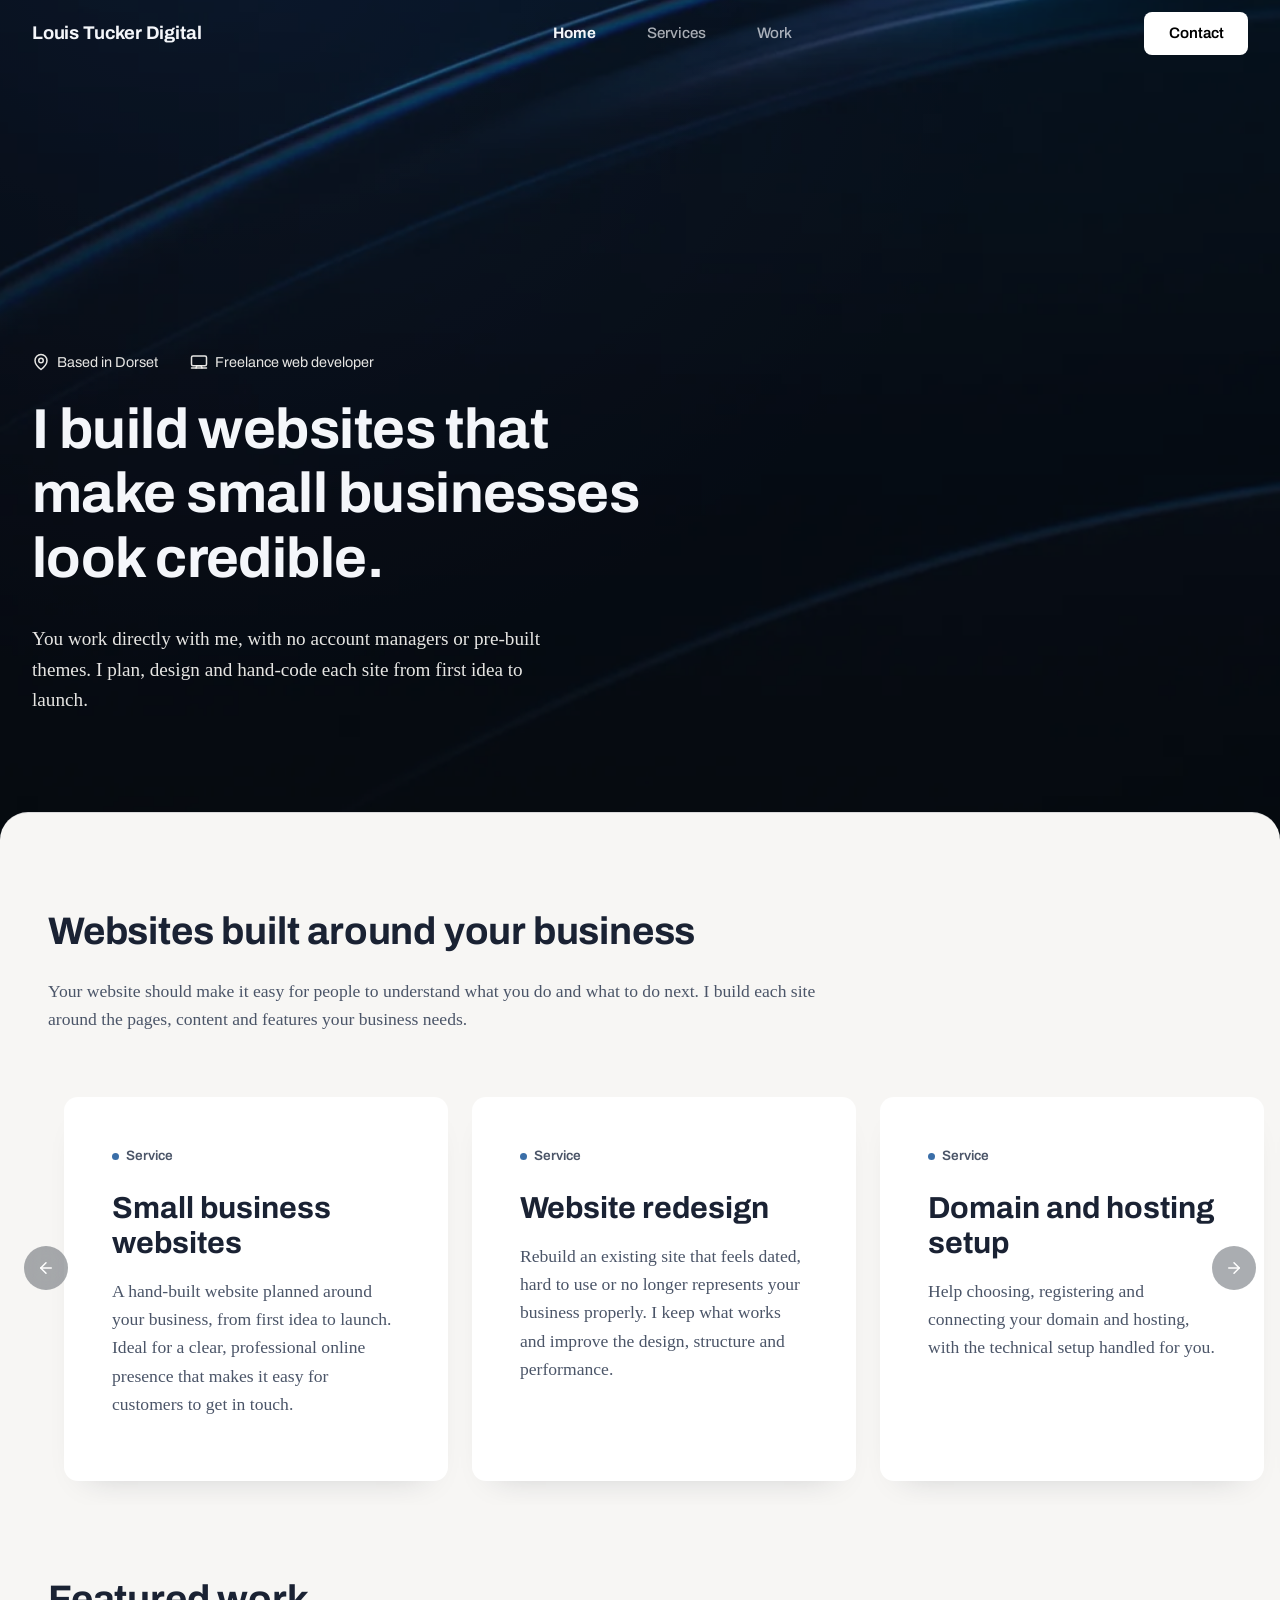
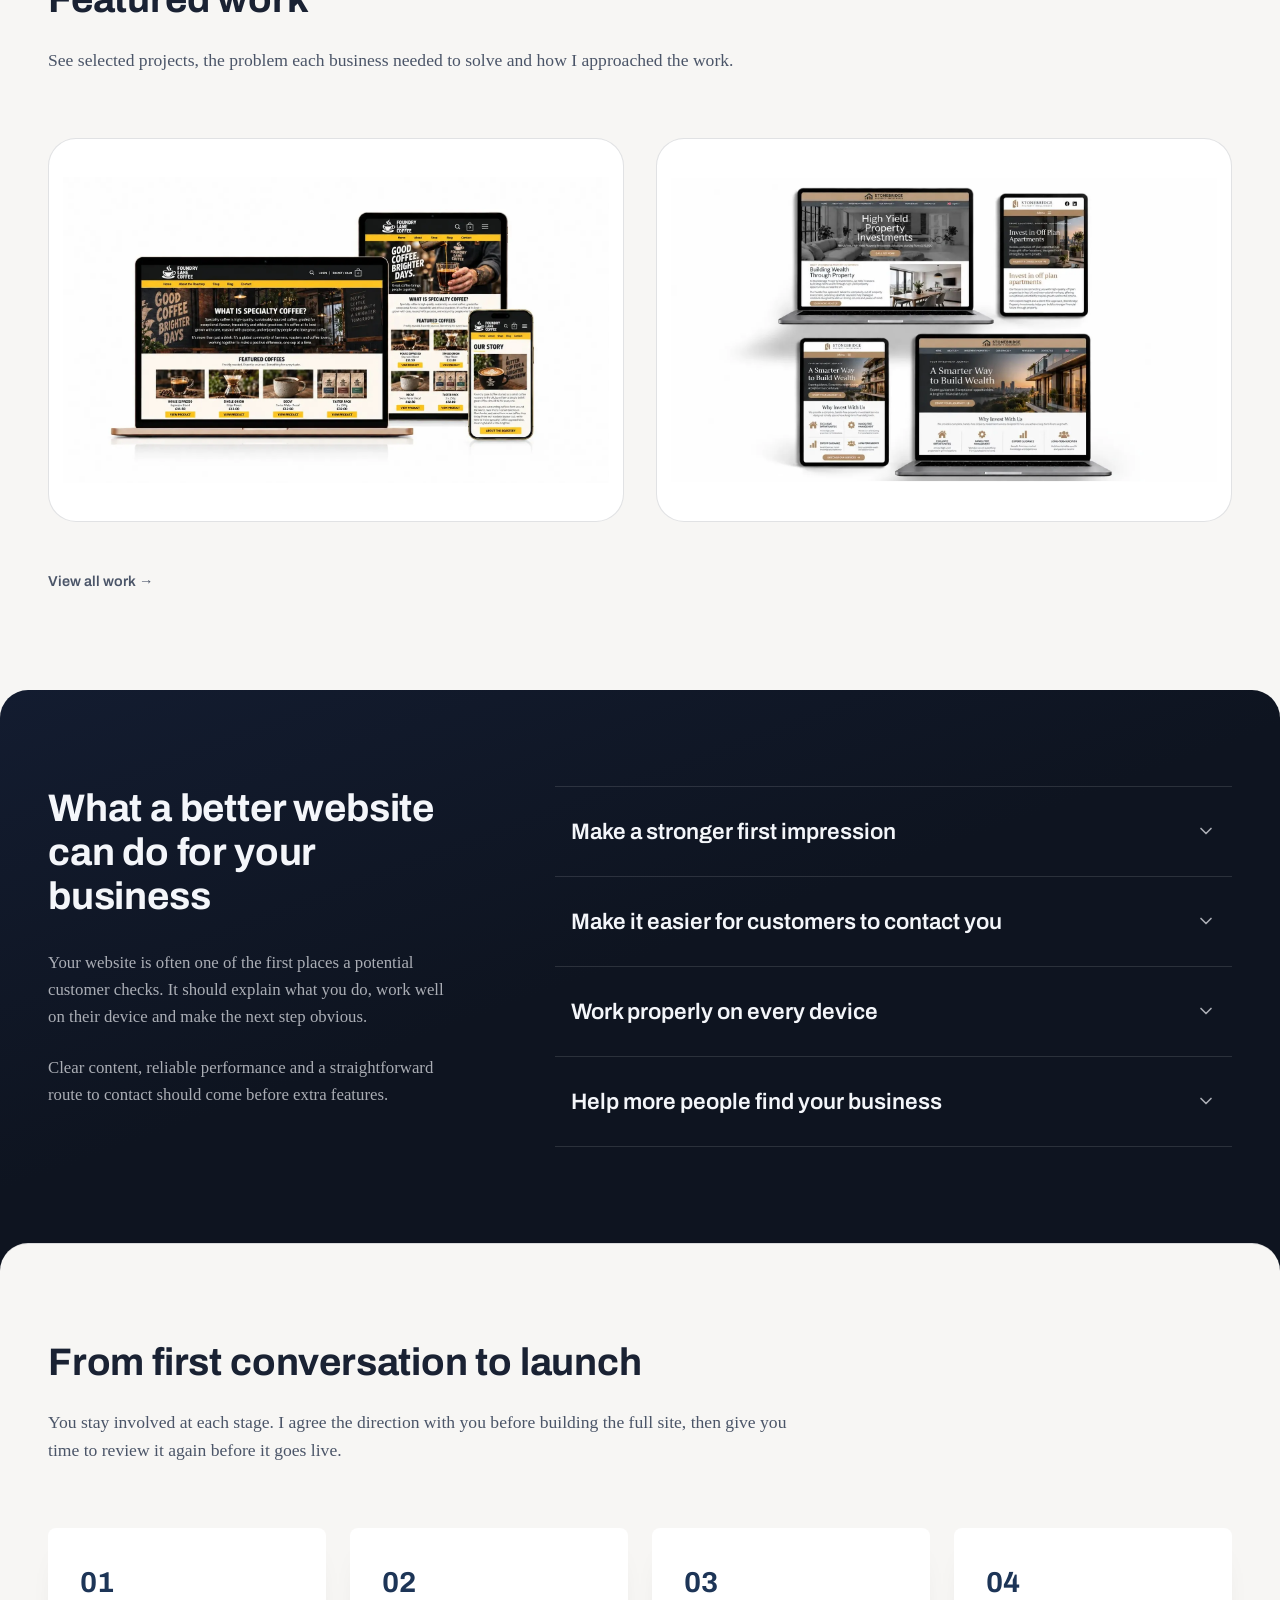
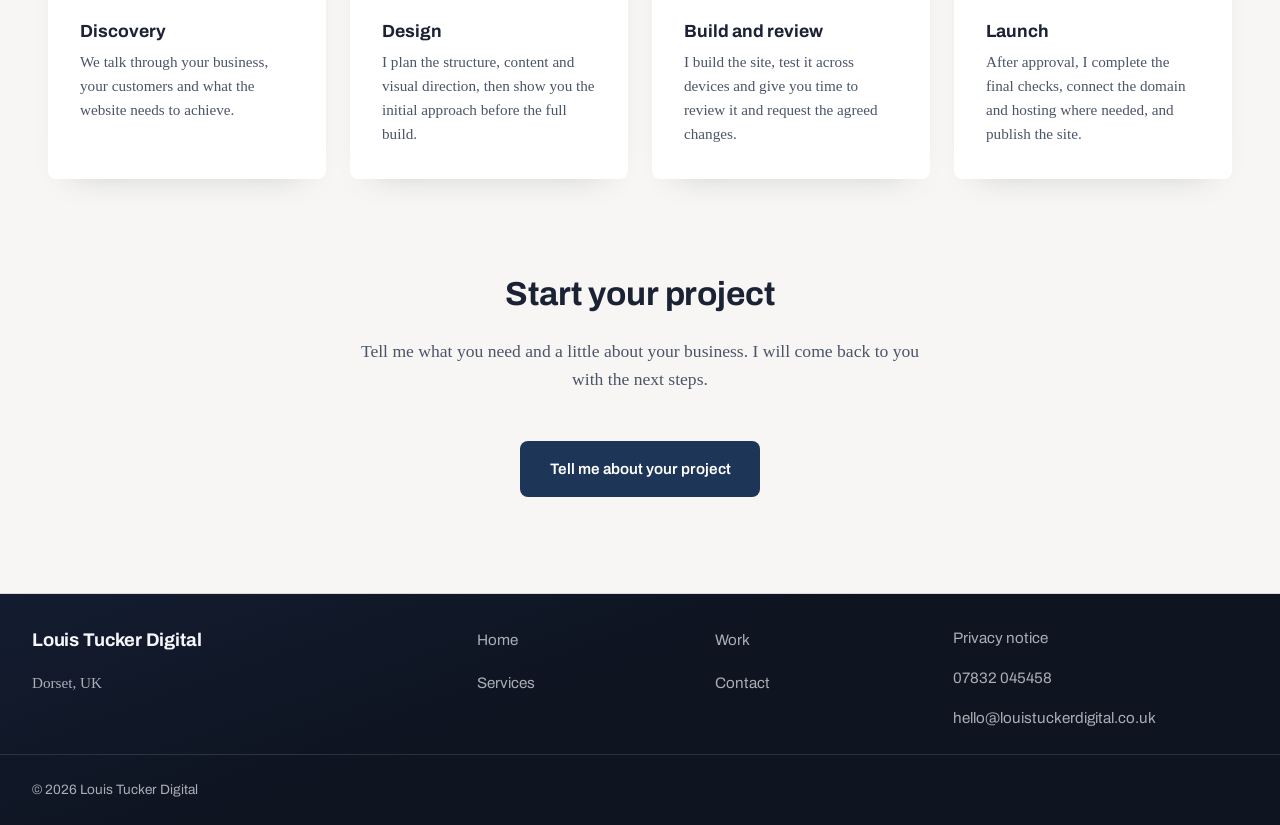
<file: index.html>
<!DOCTYPE html>
<html lang="en-GB">
<head>
  <meta charset="UTF-8">
  <meta name="viewport" content="width=device-width, initial-scale=1.0">
  <meta http-equiv="Content-Security-Policy" content="default-src 'self'; style-src 'self'; font-src 'self'; script-src 'self' https://static.cloudflareinsights.com; img-src 'self' data:; connect-src 'self' https://formspree.io https://cloudflareinsights.com; form-action 'self' https://formspree.io; object-src 'none'; base-uri 'self'; frame-ancestors 'none';">
  <meta name="referrer" content="strict-origin-when-cross-origin">
  <meta name="robots" content="index, follow">

  <title>Louis Tucker Digital | Freelance web developer, UK</title>
  <meta name="description" content="I design and build fast, secure websites for small businesses across the UK. Custom-coded, mobile-first, from £250, no templates or account managers.">
  <link rel="canonical" href="https://louistuckerdigital.co.uk/">

  <meta property="og:type" content="website">
  <meta property="og:site_name" content="Louis Tucker Digital">
  <meta property="og:title" content="Louis Tucker Digital | Freelance web developer, UK">
  <meta property="og:description" content="I design and build fast, secure websites for small businesses across the UK. Custom-coded, mobile-first, from £250, no templates or account managers.">
  <meta property="og:url" content="https://louistuckerdigital.co.uk/">
  <meta property="og:image" content="https://louistuckerdigital.co.uk/assets/og-image.png">
  <meta property="og:locale" content="en_GB">
  <meta name="twitter:card" content="summary_large_image">
  <meta name="twitter:title" content="Louis Tucker Digital | Freelance web developer, UK">
  <meta name="twitter:description" content="I design and build fast, secure websites for small businesses across the UK.">
  <meta name="twitter:image" content="https://louistuckerdigital.co.uk/assets/og-image.png">

  <link rel="icon" type="image/svg+xml" href="assets/favicon.svg">
  <link rel="icon" type="image/png" sizes="32x32" href="assets/favicon-32x32.png">
  <link rel="icon" type="image/png" sizes="16x16" href="assets/favicon-16x16.png">
  <link rel="apple-touch-icon" href="assets/apple-touch-icon.png">
  <link rel="shortcut icon" href="assets/favicon.ico">

  <link rel="preload" href="assets/fonts/archivo-variable.woff2" as="font" type="font/woff2" crossorigin>

  <link rel="stylesheet" href="css/styles.css?v=256">

  <script type="application/ld+json">
  {
    "@context": "https://schema.org",
    "@type": "ProfessionalService",
    "name": "Louis Tucker Digital",
    "image": "https://louistuckerdigital.co.uk/assets/og-image.png",
    "url": "https://louistuckerdigital.co.uk/",
    "email": "hello@louistuckerdigital.co.uk",
    "telephone": "+447832045458",
    "address": {
      "@type": "PostalAddress",
      "addressRegion": "Dorset",
      "addressCountry": "GB"
    },
    "areaServed": "GB",
    "priceRange": "£35-£500"
  }
  </script>
</head>
<body>
  <a class="skip-link" href="#main">Skip to content</a>

  <header class="site-header site-header-on-dark">
    <div class="container">
      <a class="brand brand-on-dark" href="/">
        Louis Tucker Digital
      </a>

      <button class="nav-toggle nav-toggle-on-dark" type="button" aria-expanded="false" aria-controls="main-nav" aria-label="Toggle menu">
        <svg class="nav-toggle-icon nav-toggle-icon-menu" viewBox="0 0 24 24" fill="none" stroke="currentColor" stroke-width="2" stroke-linecap="round" stroke-linejoin="round" aria-hidden="true"><path d="M4 6h16"/><path d="M4 12h16"/><path d="M4 18h16"/></svg>
        <svg class="nav-toggle-icon nav-toggle-icon-close" viewBox="0 0 24 24" fill="none" stroke="currentColor" stroke-width="2" stroke-linecap="round" stroke-linejoin="round" aria-hidden="true"><path d="M18 6 6 18"/><path d="m6 6 12 12"/></svg>
      </button>

      <nav class="main-nav main-nav-on-dark" id="main-nav" aria-label="Primary">
        <ul>
          <li><a href="/" aria-current="page">Home</a></li>
          <li><a href="services/">Services</a></li>
          <li><a href="work/">Work</a></li>
          <li><a href="contact/">Contact</a></li>
        </ul>
      </nav>

      <a class="header-contact-btn" href="contact/">Contact</a>
    </div>
  </header>

  <div class="hero-wrap hero-wrap-home">
    <section class="hero">
      <div class="container hero-grid">
        <div class="hero-content">
          <ul class="hero-meta">
            <li>
              <svg viewBox="0 0 24 24" fill="none" stroke="currentColor" stroke-width="2" stroke-linecap="round" stroke-linejoin="round" aria-hidden="true"><path d="M20 10c0 6-8 12-8 12s-8-6-8-12a8 8 0 0 1 16 0Z"/><circle cx="12" cy="10" r="3"/></svg>
              <span>Based in Dorset</span>
            </li>
            <li>
              <svg viewBox="0 0 24 24" fill="none" stroke="currentColor" stroke-width="2" stroke-linecap="round" stroke-linejoin="round" aria-hidden="true"><rect x="2" y="4" width="20" height="13" rx="2"/><path d="M2 20h20"/><path d="M8 20l1-3h6l1 3"/></svg>
              <span>Freelance web developer</span>
            </li>
          </ul>

          <h1>I build websites that make small businesses look credible.</h1>

          <p class="hero-lede">You work directly with me, with no account managers or pre-built themes. I plan, design and hand-code each site from first idea to launch.</p>
        </div>
      </div>
    </section>
  </div>

  <main id="main">
    <section class="tile-section tile-section-light tile-overlap">
      <div class="container">
        <div class="section-head">
          <h2>Websites built around your business</h2>
          <p>Your website should make it easy for people to understand what you do and what to do next. I build each site around the pages, content and features your business needs.</p>
        </div>

        <div class="offer-carousel" id="offer-carousel">
          <button class="offer-carousel-arrow offer-carousel-arrow-prev" type="button" aria-label="Scroll left" disabled>
            <svg viewBox="0 0 24 24" fill="none" stroke="currentColor" stroke-width="2" stroke-linecap="round" stroke-linejoin="round" aria-hidden="true"><path d="M19 12H5"/><path d="M12 19l-7-7 7-7"/></svg>
          </button>

          <div class="offer-carousel-track">
            <div class="offer-carousel-spacer" aria-hidden="true"></div>
            <a class="offer-card" href="services/#showcase-jump">
              <span class="offer-tag"><span class="offer-tag-dot"></span>Service</span>
              <h3>Small business websites</h3>
              <p>A hand-built website planned around your business, from first idea to launch. Ideal for a clear, professional online presence that makes it easy for customers to get in touch.</p>
            </a>
            <a class="offer-card" href="services/#showcase-jump">
              <span class="offer-tag"><span class="offer-tag-dot"></span>Service</span>
              <h3>Website redesign</h3>
              <p>Rebuild an existing site that feels dated, hard to use or no longer represents your business properly. I keep what works and improve the design, structure and performance.</p>
            </a>
            <a class="offer-card" href="services/#showcase-jump">
              <span class="offer-tag"><span class="offer-tag-dot"></span>Service</span>
              <h3>Domain and hosting setup</h3>
              <p>Help choosing, registering and connecting your domain and hosting, with the technical setup handled for you.</p>
            </a>
            <a class="offer-card" href="services/#showcase-jump">
              <span class="offer-tag"><span class="offer-tag-dot"></span>Service</span>
              <h3>Website content</h3>
              <p>Help organising and refining your words, images and page structure so visitors can quickly understand what you do and what to do next.</p>
            </a>
            <div class="offer-carousel-spacer" aria-hidden="true"></div>
          </div>

          <button class="offer-carousel-arrow offer-carousel-arrow-next" type="button" aria-label="Scroll right">
            <svg viewBox="0 0 24 24" fill="none" stroke="currentColor" stroke-width="2" stroke-linecap="round" stroke-linejoin="round" aria-hidden="true"><path d="M5 12h14"/><path d="M12 5l7 7-7 7"/></svg>
          </button>
        </div>

        <div class="section-head section-head-spaced">
          <h2>Featured work</h2>
          <p>See selected projects, the problem each business needed to solve and how I approached the work.</p>
        </div>

        <div class="showcase-visual-grid showcase-visual-grid-featured">
          <a class="showcase-visual" href="case-studies/local-coffee-shop/">
            <img class="showcase-visual-image" src="assets/case-studies/local-coffee-shop/foundrylancoffee-cover.webp" alt="Desktop homepage of the Foundry Lane Coffee website" loading="lazy" width="1635" height="916">
            <div class="showcase-visual-overlay">
              <h3>A new website for a local coffee shop</h3>
              <p>A simple website that reflects the character of the business.</p>
            </div>
          </a>
          <a class="showcase-visual" href="case-studies/property-content/">
            <img class="showcase-visual-image" src="assets/case-studies/property-content/stonebridgepropertyinvestments-cover.webp" alt="Homepage, off plan apartments and investment journey pages of the Stonebridge Property Investments website across desktop, tablet and mobile" loading="lazy" width="1638" height="910">
            <div class="showcase-visual-overlay">
              <h3>Restructuring website content for a property business</h3>
              <p>Bringing a complex range of property services into a clearer structure.</p>
            </div>
          </a>
        </div>

        <a class="text-link-subtle view-all-work" href="work/">View all work &rarr;</a>
      </div>
    </section>

    <section class="tile-section tile-section-dark tile-overlap">
      <div class="container">
        <div class="offer-split">
          <div class="offer-split-intro">
            <h2>What a better website can do for your business</h2>
            <p>Your website is often one of the first places a potential customer checks. It should explain what you do, work well on their device and make the next step obvious.</p>
            <p>Clear content, reliable performance and a straightforward route to contact should come before extra features.</p>
          </div>

          <div class="accordion">
            <div class="accordion-item">
              <button class="accordion-trigger" type="button" aria-expanded="false" aria-controls="accordion-panel-1" id="accordion-trigger-1">
                <span>Make a stronger first impression</span>
                <svg class="accordion-icon" viewBox="0 0 24 24" fill="none" stroke="currentColor" stroke-width="2" stroke-linecap="round" stroke-linejoin="round" aria-hidden="true"><path d="M6 9l6 6 6-6"/></svg>
              </button>
              <div class="accordion-panel" id="accordion-panel-1" role="region" aria-labelledby="accordion-trigger-1">
                <p>A dated or hard-to-use site can make a good business look less established than it is. A clear, current website helps your online presence match the quality of the service you provide.</p>
              </div>
            </div>

            <div class="accordion-item">
              <button class="accordion-trigger" type="button" aria-expanded="false" aria-controls="accordion-panel-2" id="accordion-trigger-2">
                <span>Make it easier for customers to contact you</span>
                <svg class="accordion-icon" viewBox="0 0 24 24" fill="none" stroke="currentColor" stroke-width="2" stroke-linecap="round" stroke-linejoin="round" aria-hidden="true"><path d="M6 9l6 6 6-6"/></svg>
              </button>
              <div class="accordion-panel" id="accordion-panel-2" role="region" aria-labelledby="accordion-trigger-2">
                <p>Visitors should be able to see what you do and how to contact you without searching for it. Clear navigation, contact details and simple enquiry forms make the next step easier.</p>
              </div>
            </div>

            <div class="accordion-item">
              <button class="accordion-trigger" type="button" aria-expanded="false" aria-controls="accordion-panel-3" id="accordion-trigger-3">
                <span>Work properly on every device</span>
                <svg class="accordion-icon" viewBox="0 0 24 24" fill="none" stroke="currentColor" stroke-width="2" stroke-linecap="round" stroke-linejoin="round" aria-hidden="true"><path d="M6 9l6 6 6-6"/></svg>
              </button>
              <div class="accordion-panel" id="accordion-panel-3" role="region" aria-labelledby="accordion-trigger-3">
                <p>People will visit from phones, tablets and desktops. I build each site to adapt across screen sizes, with readable content and straightforward navigation throughout.</p>
              </div>
            </div>

            <div class="accordion-item">
              <button class="accordion-trigger" type="button" aria-expanded="false" aria-controls="accordion-panel-4" id="accordion-trigger-4">
                <span>Help more people find your business</span>
                <svg class="accordion-icon" viewBox="0 0 24 24" fill="none" stroke="currentColor" stroke-width="2" stroke-linecap="round" stroke-linejoin="round" aria-hidden="true"><path d="M6 9l6 6 6-6"/></svg>
              </button>
              <div class="accordion-panel" id="accordion-panel-4" role="region" aria-labelledby="accordion-trigger-4">
                <p>Clear page structure, metadata, mobile-friendly design and fast loading help search engines understand your business. Every site includes these basic SEO foundations.</p>
              </div>
            </div>
          </div>
        </div>
      </div>
    </section>

    <section class="tile-section tile-section-light tile-overlap tile-section-last">
      <div class="container">
        <div class="section-head">
          <h2>From first conversation to launch</h2>
          <p>You stay involved at each stage. I agree the direction with you before building the full site, then give you time to review it again before it goes live.</p>
        </div>

        <div class="process-tiles">
          <a class="process-tile" href="services/#process-steps-jump">
            <span class="process-index">01</span>
            <h3>Discovery</h3>
            <p>We talk through your business, your customers and what the website needs to achieve.</p>
          </a>
          <a class="process-tile" href="services/#process-steps-jump">
            <span class="process-index">02</span>
            <h3>Design</h3>
            <p>I plan the structure, content and visual direction, then show you the initial approach before the full build.</p>
          </a>
          <a class="process-tile" href="services/#process-steps-jump">
            <span class="process-index">03</span>
            <h3>Build and review</h3>
            <p>I build the site, test it across devices and give you time to review it and request the agreed changes.</p>
          </a>
          <a class="process-tile" href="services/#process-steps-jump">
            <span class="process-index">04</span>
            <h3>Launch</h3>
            <p>After approval, I complete the final checks, connect the domain and hosting where needed, and publish the site.</p>
          </a>
        </div>

        <div class="cta-section">
          <h2>Start your project</h2>
          <p>Tell me what you need and a little about your business. I will come back to you with the next steps.</p>
          <a class="btn btn-primary" href="contact/">Tell me about your project</a>
        </div>
      </div>
    </section>
  </main>

  <footer class="site-footer site-footer-dark">
    <div class="container footer-dark-grid">
      <div class="footer-dark-brand">
        <a class="brand brand-on-dark" href="/">Louis Tucker Digital</a>
        <p class="footer-dark-location">Dorset, UK</p>
      </div>

      <nav class="footer-dark-nav" aria-label="Footer">
        <ul>
          <li><a href="/">Home</a></li>
          <li><a href="services/">Services</a></li>
        </ul>
        <ul>
          <li><a href="work/">Work</a></li>
          <li><a href="contact/">Contact</a></li>
        </ul>
      </nav>

      <div class="footer-dark-contact">
        <a href="privacy/">Privacy notice</a>
        <a href="tel:+447832045458">07832 045458</a>
        <a href="mailto:hello@louistuckerdigital.co.uk">hello@louistuckerdigital.co.uk</a>
      </div>
    </div>

    <div class="container footer-dark-bottom">
      <p>&copy; <span id="year">2026</span> Louis Tucker Digital</p>
    </div>
  </footer>

  <script src="js/main.js?v=15"></script>
  <!-- Cloudflare Web Analytics --><script type='module' src='https://static.cloudflareinsights.com/beacon.min.js' data-cf-beacon='{"token": "cbfdee1312574fa191f25027173d5398"}'></script><!-- End Cloudflare Web Analytics -->
</body>
</html>
</file>
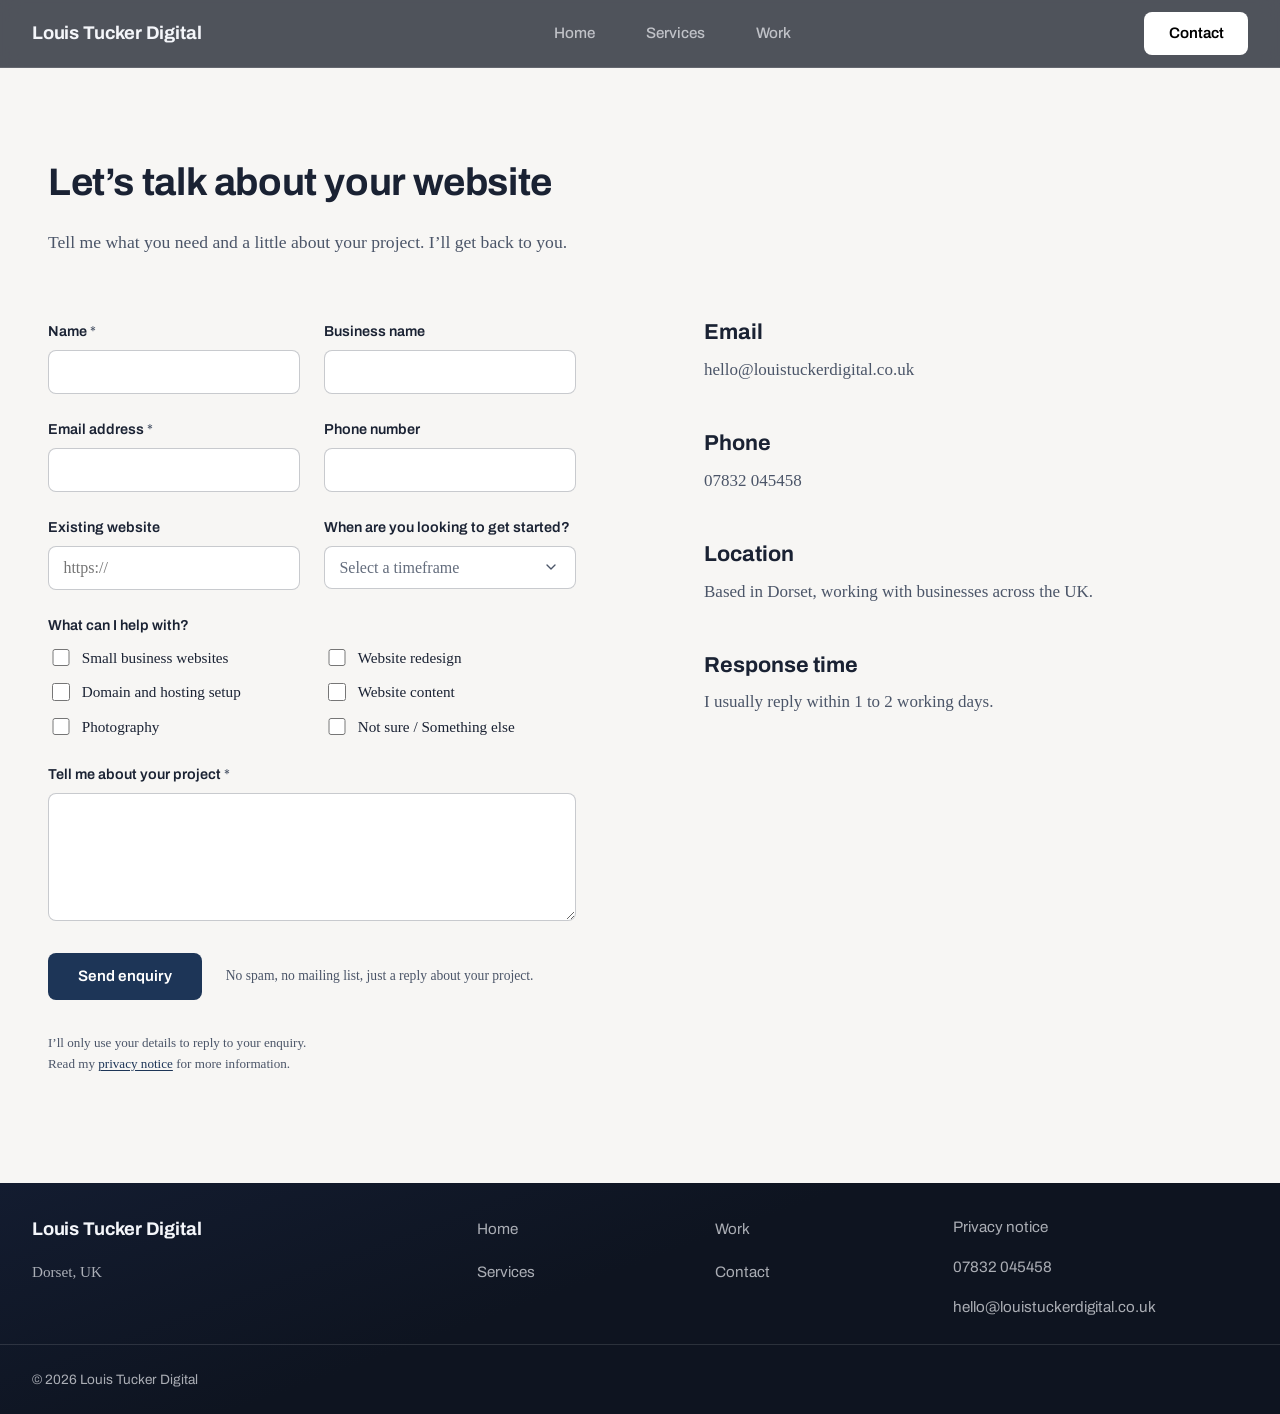
<file: contact/index.html>
<!DOCTYPE html>
<html lang="en-GB">
<head>
  <meta charset="UTF-8">
  <meta name="viewport" content="width=device-width, initial-scale=1.0">
  <meta http-equiv="Content-Security-Policy" content="default-src 'self'; style-src 'self'; font-src 'self'; script-src 'self' https://static.cloudflareinsights.com; img-src 'self' data:; connect-src 'self' https://formspree.io https://cloudflareinsights.com; form-action 'self' https://formspree.io; object-src 'none'; base-uri 'self'; frame-ancestors 'none';">
  <meta name="referrer" content="strict-origin-when-cross-origin">
  <meta name="robots" content="index, follow">

  <title>Contact | Louis Tucker Digital</title>
  <meta name="description" content="Tell me about your website project: what you need, your business, and any timescale. I reply to every enquiry within a couple of working days.">
  <link rel="canonical" href="https://louistuckerdigital.co.uk/contact/">

  <meta property="og:type" content="website">
  <meta property="og:site_name" content="Louis Tucker Digital">
  <meta property="og:title" content="Contact | Louis Tucker Digital">
  <meta property="og:description" content="Tell me about your website project: what you need, your business, and any timescale. I reply to every enquiry within a couple of working days.">
  <meta property="og:url" content="https://louistuckerdigital.co.uk/contact/">
  <meta property="og:image" content="https://louistuckerdigital.co.uk/assets/og-image.png">
  <meta property="og:locale" content="en_GB">
  <meta name="twitter:card" content="summary_large_image">
  <meta name="twitter:title" content="Contact | Louis Tucker Digital">
  <meta name="twitter:description" content="Tell me about your project. I reply within a couple of working days.">
  <meta name="twitter:image" content="https://louistuckerdigital.co.uk/assets/og-image.png">

  <link rel="icon" type="image/svg+xml" href="../assets/favicon.svg">
  <link rel="icon" type="image/png" sizes="32x32" href="../assets/favicon-32x32.png">
  <link rel="icon" type="image/png" sizes="16x16" href="../assets/favicon-16x16.png">
  <link rel="apple-touch-icon" href="../assets/apple-touch-icon.png">
  <link rel="shortcut icon" href="../assets/favicon.ico">

  <link rel="preload" href="../assets/fonts/archivo-variable.woff2" as="font" type="font/woff2" crossorigin>

  <link rel="stylesheet" href="../css/styles.css?v=256">
</head>
<body>
  <a class="skip-link" href="#main">Skip to content</a>

  <header class="site-header site-header-on-dark site-header-solid">
    <div class="container">
      <a class="brand brand-on-dark" href="../">
        Louis Tucker Digital
      </a>

      <button class="nav-toggle nav-toggle-on-dark" type="button" aria-expanded="false" aria-controls="main-nav" aria-label="Toggle menu">
        <svg class="nav-toggle-icon nav-toggle-icon-menu" viewBox="0 0 24 24" fill="none" stroke="currentColor" stroke-width="2" stroke-linecap="round" stroke-linejoin="round" aria-hidden="true"><path d="M4 6h16"/><path d="M4 12h16"/><path d="M4 18h16"/></svg>
        <svg class="nav-toggle-icon nav-toggle-icon-close" viewBox="0 0 24 24" fill="none" stroke="currentColor" stroke-width="2" stroke-linecap="round" stroke-linejoin="round" aria-hidden="true"><path d="M18 6 6 18"/><path d="m6 6 12 12"/></svg>
      </button>

      <nav class="main-nav main-nav-on-dark" id="main-nav" aria-label="Primary">
        <ul>
          <li><a href="../">Home</a></li>
          <li><a href="../services/">Services</a></li>
          <li><a href="../work/">Work</a></li>
          <li><a href="../contact/" aria-current="page">Contact</a></li>
        </ul>
      </nav>

      <a class="header-contact-btn" href="../contact/">Contact</a>
    </div>
  </header>

  <main id="main" class="page-content-offset section-offwhite">
    <section class="section">
      <div class="container">
        <div class="section-head">
          <h1>Let&rsquo;s talk about your website</h1>
          <p>Tell me what you need and a little about your project. I&rsquo;ll get back to you.</p>
        </div>

        <div class="contact-grid">
          <div>
            <h2 class="sr-only">Send a message</h2>
            <form id="contact-form" action="https://formspree.io/f/mbgjwpvg" method="POST" novalidate>
              <div class="form-row">
                <div class="field">
                  <label for="name">Name <span class="required-mark" aria-hidden="true">*</span></label>
                  <input type="text" id="name" name="name" autocomplete="name" maxlength="100" aria-describedby="name-error" required>
                  <span class="field-error" id="name-error">Enter your name.</span>
                </div>
                <div class="field">
                  <label for="business">Business name</label>
                  <input type="text" id="business" name="business" autocomplete="organization" maxlength="100">
                </div>
              </div>

              <div class="form-row">
                <div class="field">
                  <label for="email">Email address <span class="required-mark" aria-hidden="true">*</span></label>
                  <input type="email" id="email" name="email" autocomplete="email" maxlength="254" aria-describedby="email-error" required>
                  <span class="field-error" id="email-error">Enter a valid email address.</span>
                </div>
                <div class="field">
                  <label for="phone">Phone number</label>
                  <input type="tel" id="phone" name="phone" autocomplete="tel" maxlength="30">
                </div>
              </div>

              <div class="form-row">
                <div class="field">
                  <label for="website">Existing website</label>
                  <input type="url" id="website" name="website" autocomplete="url" maxlength="200" placeholder="https://">
                </div>
                <div class="field">
                  <label for="timescale">When are you looking to get started?</label>
                  <select id="timescale" name="timescale">
                    <option value="" selected disabled>Select a timeframe</option>
                    <option value="As soon as possible">As soon as possible</option>
                    <option value="Within the next month">Within the next month</option>
                    <option value="Within 1-3 months">Within 1&ndash;3 months</option>
                    <option value="Just exploring options">Just exploring options</option>
                    <option value="Not sure">Not sure</option>
                  </select>
                </div>
              </div>

              <fieldset class="field checkbox-field">
                <legend>What can I help with?</legend>
                <div class="checkbox-group">
                  <label class="checkbox-option"><input type="checkbox" name="help_with" value="Small business websites"><span>Small business websites</span></label>
                  <label class="checkbox-option"><input type="checkbox" name="help_with" value="Website redesign"><span>Website redesign</span></label>
                  <label class="checkbox-option"><input type="checkbox" name="help_with" value="Domain and hosting setup"><span>Domain and hosting setup</span></label>
                  <label class="checkbox-option"><input type="checkbox" name="help_with" value="Website content"><span>Website content</span></label>
                  <label class="checkbox-option"><input type="checkbox" name="help_with" value="Photography"><span>Photography</span></label>
                  <label class="checkbox-option"><input type="checkbox" name="help_with" value="Not sure / Something else"><span>Not sure / Something else</span></label>
                </div>
              </fieldset>

              <div class="field">
                <label for="message">Tell me about your project <span class="required-mark" aria-hidden="true">*</span></label>
                <textarea id="message" name="message" maxlength="2000" aria-describedby="message-error" required></textarea>
                <span class="field-error" id="message-error">Let me know a little about the project.</span>
              </div>

              <!-- Honeypot field: left blank by real visitors, hidden from screen readers -->
              <div class="hp-field" aria-hidden="true">
                <label for="company_website">Leave this field blank</label>
                <input type="text" id="company_website" name="company_website" tabindex="-1" autocomplete="off">
              </div>

              <div id="form-status" class="form-status" role="status"></div>

              <div class="form-submit-row">
                <button class="btn btn-primary" type="submit">Send enquiry</button>
                <span class="hint">No spam, no mailing list, just a reply about your project.</span>
              </div>

              <p class="privacy-note">I&rsquo;ll only use your details to reply to your enquiry.<br>Read my <a href="../privacy/">privacy notice</a> for more information.</p>
            </form>
          </div>

          <aside class="contact-info">
            <h2 class="sr-only">Contact details</h2>
            <div class="contact-info-block">
              <h3>Email</h3>
              <p><a href="mailto:hello@louistuckerdigital.co.uk">hello@louistuckerdigital.co.uk</a></p>
            </div>
            <div class="contact-info-block">
              <h3>Phone</h3>
              <p><a href="tel:+447832045458">07832 045458</a></p>
            </div>
            <div class="contact-info-block">
              <h3>Location</h3>
              <p>Based in Dorset, working with businesses across the UK.</p>
            </div>
            <div class="contact-info-block">
              <h3>Response time</h3>
              <p>I usually reply within 1 to 2 working days.</p>
            </div>
          </aside>
        </div>
      </div>
    </section>
  </main>

  <footer class="site-footer site-footer-dark">
    <div class="container footer-dark-grid">
      <div class="footer-dark-brand">
        <a class="brand brand-on-dark" href="../">Louis Tucker Digital</a>
        <p class="footer-dark-location">Dorset, UK</p>
      </div>

      <nav class="footer-dark-nav" aria-label="Footer">
        <ul>
          <li><a href="../">Home</a></li>
          <li><a href="../services/">Services</a></li>
        </ul>
        <ul>
          <li><a href="../work/">Work</a></li>
          <li><a href="../contact/">Contact</a></li>
        </ul>
      </nav>

      <div class="footer-dark-contact">
        <a href="../privacy/">Privacy notice</a>
        <a href="tel:+447832045458">07832 045458</a>
        <a href="mailto:hello@louistuckerdigital.co.uk">hello@louistuckerdigital.co.uk</a>
      </div>
    </div>

    <div class="container footer-dark-bottom">
      <p>&copy; <span id="year">2026</span> Louis Tucker Digital</p>
    </div>
  </footer>

  <script src="../js/main.js?v=15"></script>
  <!-- Cloudflare Web Analytics --><script type='module' src='https://static.cloudflareinsights.com/beacon.min.js' data-cf-beacon='{"token": "cbfdee1312574fa191f25027173d5398"}'></script><!-- End Cloudflare Web Analytics -->
</body>
</html>
</file>
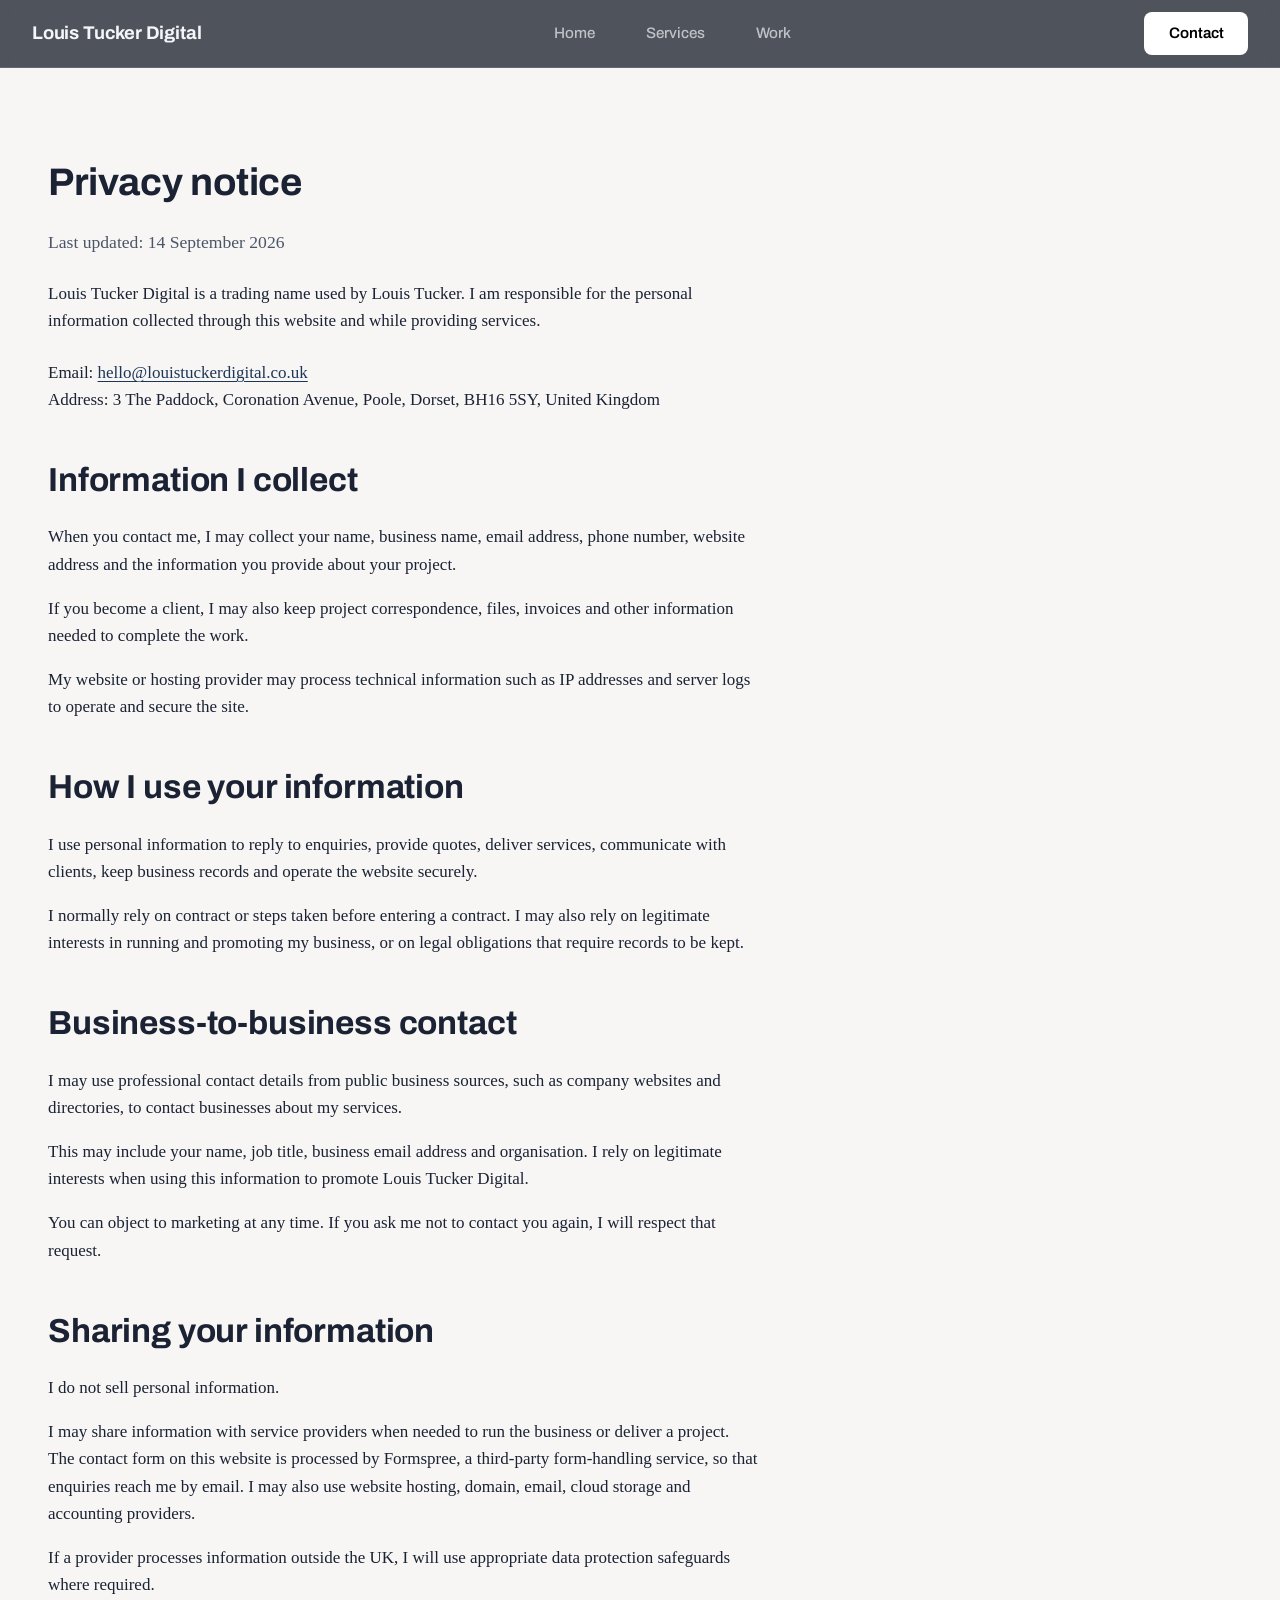
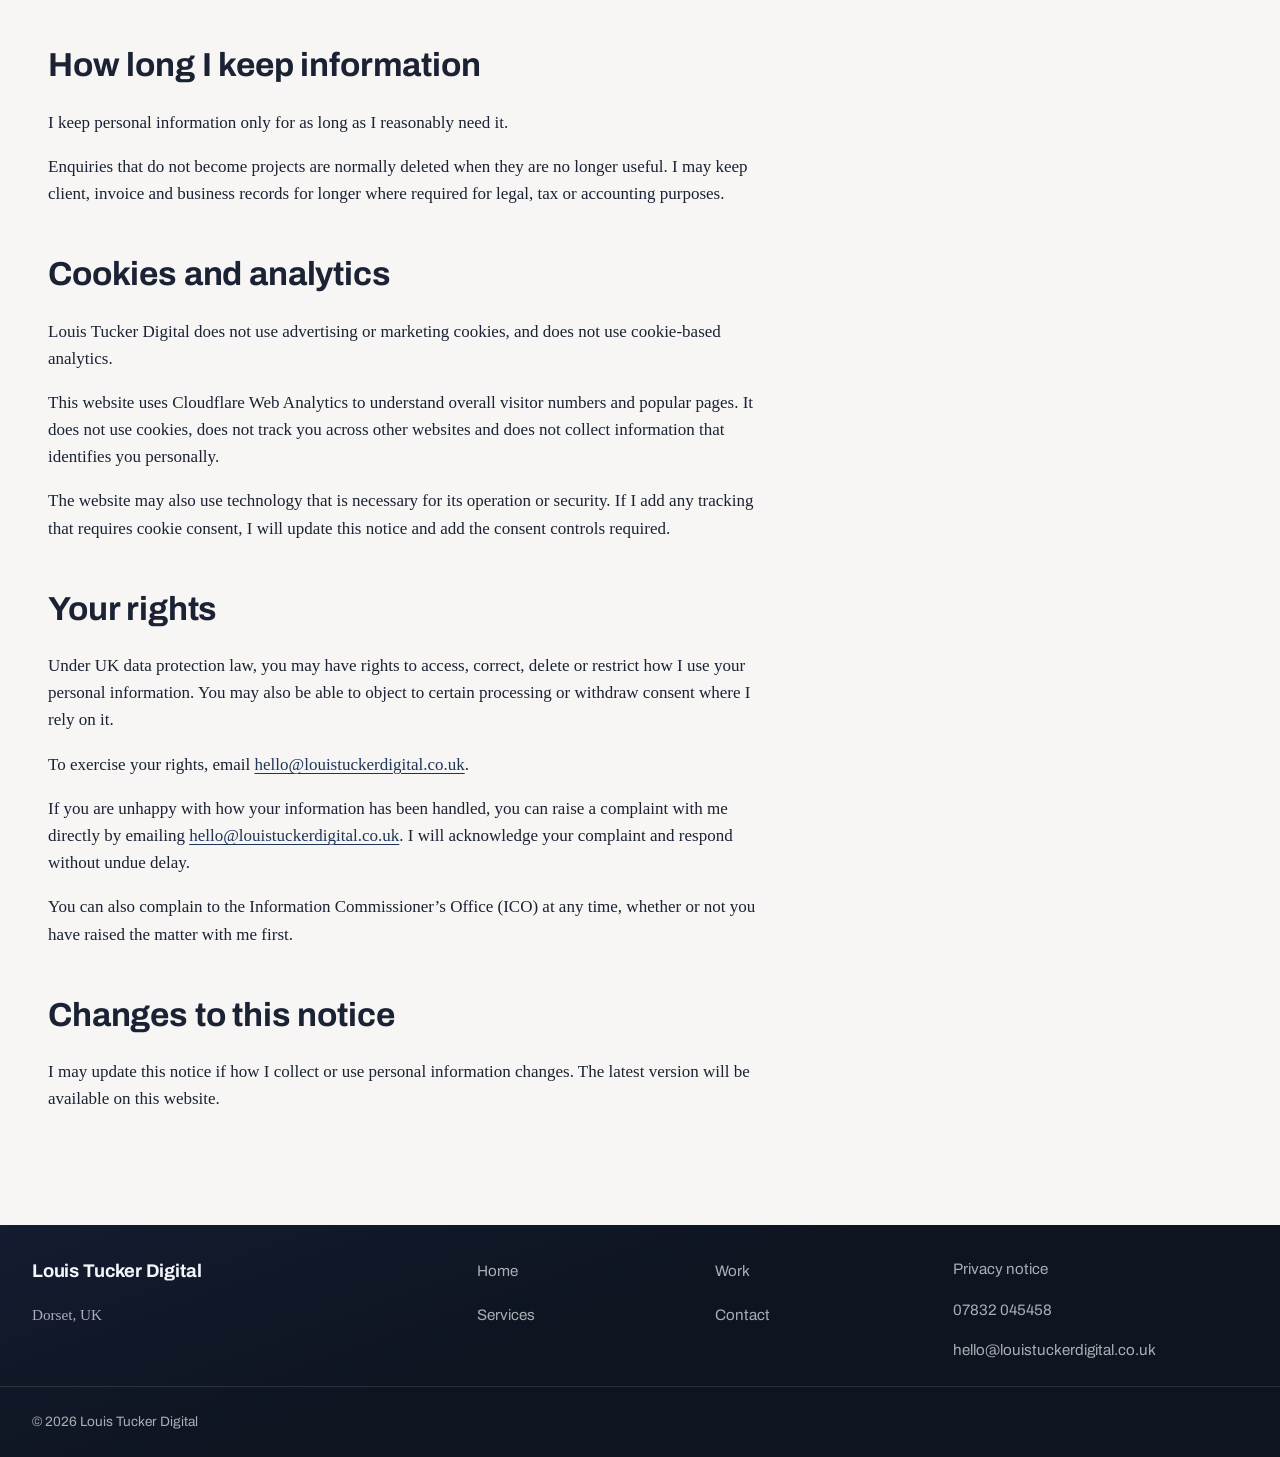
<file: privacy/index.html>
<!DOCTYPE html>
<html lang="en-GB">
<head>
  <meta charset="UTF-8">
  <meta name="viewport" content="width=device-width, initial-scale=1.0">
  <meta http-equiv="Content-Security-Policy" content="default-src 'self'; style-src 'self'; font-src 'self'; script-src 'self' https://static.cloudflareinsights.com; img-src 'self' data:; connect-src 'self' https://formspree.io https://cloudflareinsights.com; form-action 'self' https://formspree.io; object-src 'none'; base-uri 'self'; frame-ancestors 'none';">
  <meta name="referrer" content="strict-origin-when-cross-origin">
  <meta name="robots" content="index, follow">

  <title>Privacy notice | Louis Tucker Digital</title>
  <meta name="description" content="How Louis Tucker Digital collects, uses, stores and shares personal information submitted through this website, including enquiries and analytics.">
  <link rel="canonical" href="https://louistuckerdigital.co.uk/privacy/">

  <meta property="og:type" content="website">
  <meta property="og:site_name" content="Louis Tucker Digital">
  <meta property="og:title" content="Privacy notice | Louis Tucker Digital">
  <meta property="og:description" content="How Louis Tucker Digital collects, uses, stores and shares personal information submitted through this website, including enquiries and analytics.">
  <meta property="og:url" content="https://louistuckerdigital.co.uk/privacy/">
  <meta property="og:image" content="https://louistuckerdigital.co.uk/assets/og-image.png">
  <meta property="og:locale" content="en_GB">
  <meta name="twitter:card" content="summary_large_image">
  <meta name="twitter:title" content="Privacy notice | Louis Tucker Digital">
  <meta name="twitter:description" content="How Louis Tucker Digital collects and uses information submitted through this website.">
  <meta name="twitter:image" content="https://louistuckerdigital.co.uk/assets/og-image.png">

  <link rel="icon" type="image/svg+xml" href="../assets/favicon.svg">
  <link rel="icon" type="image/png" sizes="32x32" href="../assets/favicon-32x32.png">
  <link rel="icon" type="image/png" sizes="16x16" href="../assets/favicon-16x16.png">
  <link rel="apple-touch-icon" href="../assets/apple-touch-icon.png">
  <link rel="shortcut icon" href="../assets/favicon.ico">

  <link rel="preload" href="../assets/fonts/archivo-variable.woff2" as="font" type="font/woff2" crossorigin>

  <link rel="stylesheet" href="../css/styles.css?v=256">
</head>
<body>
  <a class="skip-link" href="#main">Skip to content</a>

  <header class="site-header site-header-on-dark site-header-solid">
    <div class="container">
      <a class="brand brand-on-dark" href="../">
        Louis Tucker Digital
      </a>

      <button class="nav-toggle nav-toggle-on-dark" type="button" aria-expanded="false" aria-controls="main-nav" aria-label="Toggle menu">
        <svg class="nav-toggle-icon nav-toggle-icon-menu" viewBox="0 0 24 24" fill="none" stroke="currentColor" stroke-width="2" stroke-linecap="round" stroke-linejoin="round" aria-hidden="true"><path d="M4 6h16"/><path d="M4 12h16"/><path d="M4 18h16"/></svg>
        <svg class="nav-toggle-icon nav-toggle-icon-close" viewBox="0 0 24 24" fill="none" stroke="currentColor" stroke-width="2" stroke-linecap="round" stroke-linejoin="round" aria-hidden="true"><path d="M18 6 6 18"/><path d="m6 6 12 12"/></svg>
      </button>

      <nav class="main-nav main-nav-on-dark" id="main-nav" aria-label="Primary">
        <ul>
          <li><a href="../">Home</a></li>
          <li><a href="../services/">Services</a></li>
          <li><a href="../work/">Work</a></li>
          <li><a href="../contact/">Contact</a></li>
        </ul>
      </nav>

      <a class="header-contact-btn" href="../contact/">Contact</a>
    </div>
  </header>

  <main id="main" class="page-content-offset section-offwhite">
    <section class="section">
      <div class="container">
        <div class="section-head section-head-tight">
          <h1>Privacy notice</h1>
          <p>Last updated: 14 September 2026</p>
        </div>

        <div class="measure measure-wide">
          <p class="measure-p-spaced">Louis Tucker Digital is a trading name used by Louis Tucker. I am responsible for the personal information collected through this website and while providing services.</p>

          <p>Email: <a href="mailto:hello@louistuckerdigital.co.uk">hello@louistuckerdigital.co.uk</a><br>
          Address: 3 The Paddock, Coronation Avenue, Poole, Dorset, BH16 5SY, United Kingdom</p>

          <h2>Information I collect</h2>
          <p>When you contact me, I may collect your name, business name, email address, phone number, website address and the information you provide about your project.</p>
          <p>If you become a client, I may also keep project correspondence, files, invoices and other information needed to complete the work.</p>
          <p>My website or hosting provider may process technical information such as IP addresses and server logs to operate and secure the site.</p>

          <h2>How I use your information</h2>
          <p>I use personal information to reply to enquiries, provide quotes, deliver services, communicate with clients, keep business records and operate the website securely.</p>
          <p>I normally rely on contract or steps taken before entering a contract. I may also rely on legitimate interests in running and promoting my business, or on legal obligations that require records to be kept.</p>

          <h2>Business-to-business contact</h2>
          <p>I may use professional contact details from public business sources, such as company websites and directories, to contact businesses about my services.</p>
          <p>This may include your name, job title, business email address and organisation. I rely on legitimate interests when using this information to promote Louis Tucker Digital.</p>
          <p>You can object to marketing at any time. If you ask me not to contact you again, I will respect that request.</p>

          <h2>Sharing your information</h2>
          <p>I do not sell personal information.</p>
          <p>I may share information with service providers when needed to run the business or deliver a project. The contact form on this website is processed by Formspree, a third-party form-handling service, so that enquiries reach me by email. I may also use website hosting, domain, email, cloud storage and accounting providers.</p>
          <p>If a provider processes information outside the UK, I will use appropriate data protection safeguards where required.</p>

          <h2>How long I keep information</h2>
          <p>I keep personal information only for as long as I reasonably need it.</p>
          <p>Enquiries that do not become projects are normally deleted when they are no longer useful. I may keep client, invoice and business records for longer where required for legal, tax or accounting purposes.</p>

          <h2>Cookies and analytics</h2>
          <p>Louis Tucker Digital does not use advertising or marketing cookies, and does not use cookie-based analytics.</p>
          <p>This website uses Cloudflare Web Analytics to understand overall visitor numbers and popular pages. It does not use cookies, does not track you across other websites and does not collect information that identifies you personally.</p>
          <p>The website may also use technology that is necessary for its operation or security. If I add any tracking that requires cookie consent, I will update this notice and add the consent controls required.</p>

          <h2>Your rights</h2>
          <p>Under UK data protection law, you may have rights to access, correct, delete or restrict how I use your personal information. You may also be able to object to certain processing or withdraw consent where I rely on it.</p>
          <p>To exercise your rights, email <a href="mailto:hello@louistuckerdigital.co.uk">hello@louistuckerdigital.co.uk</a>.</p>
          <p>If you are unhappy with how your information has been handled, you can raise a complaint with me directly by emailing <a href="mailto:hello@louistuckerdigital.co.uk">hello@louistuckerdigital.co.uk</a>. I will acknowledge your complaint and respond without undue delay.</p>
          <p>You can also complain to the Information Commissioner&rsquo;s Office (ICO) at any time, whether or not you have raised the matter with me first.</p>

          <h2>Changes to this notice</h2>
          <p>I may update this notice if how I collect or use personal information changes. The latest version will be available on this website.</p>
        </div>
      </div>
    </section>
  </main>

  <footer class="site-footer site-footer-dark">
    <div class="container footer-dark-grid">
      <div class="footer-dark-brand">
        <a class="brand brand-on-dark" href="../">Louis Tucker Digital</a>
        <p class="footer-dark-location">Dorset, UK</p>
      </div>

      <nav class="footer-dark-nav" aria-label="Footer">
        <ul>
          <li><a href="../">Home</a></li>
          <li><a href="../services/">Services</a></li>
        </ul>
        <ul>
          <li><a href="../work/">Work</a></li>
          <li><a href="../contact/">Contact</a></li>
        </ul>
      </nav>

      <div class="footer-dark-contact">
        <a href="../privacy/">Privacy notice</a>
        <a href="tel:+447832045458">07832 045458</a>
        <a href="mailto:hello@louistuckerdigital.co.uk">hello@louistuckerdigital.co.uk</a>
      </div>
    </div>

    <div class="container footer-dark-bottom">
      <p>&copy; <span id="year">2026</span> Louis Tucker Digital</p>
    </div>
  </footer>

  <script src="../js/main.js?v=15"></script>
  <!-- Cloudflare Web Analytics --><script type='module' src='https://static.cloudflareinsights.com/beacon.min.js' data-cf-beacon='{"token": "cbfdee1312574fa191f25027173d5398"}'></script><!-- End Cloudflare Web Analytics -->
</body>
</html>
</file>
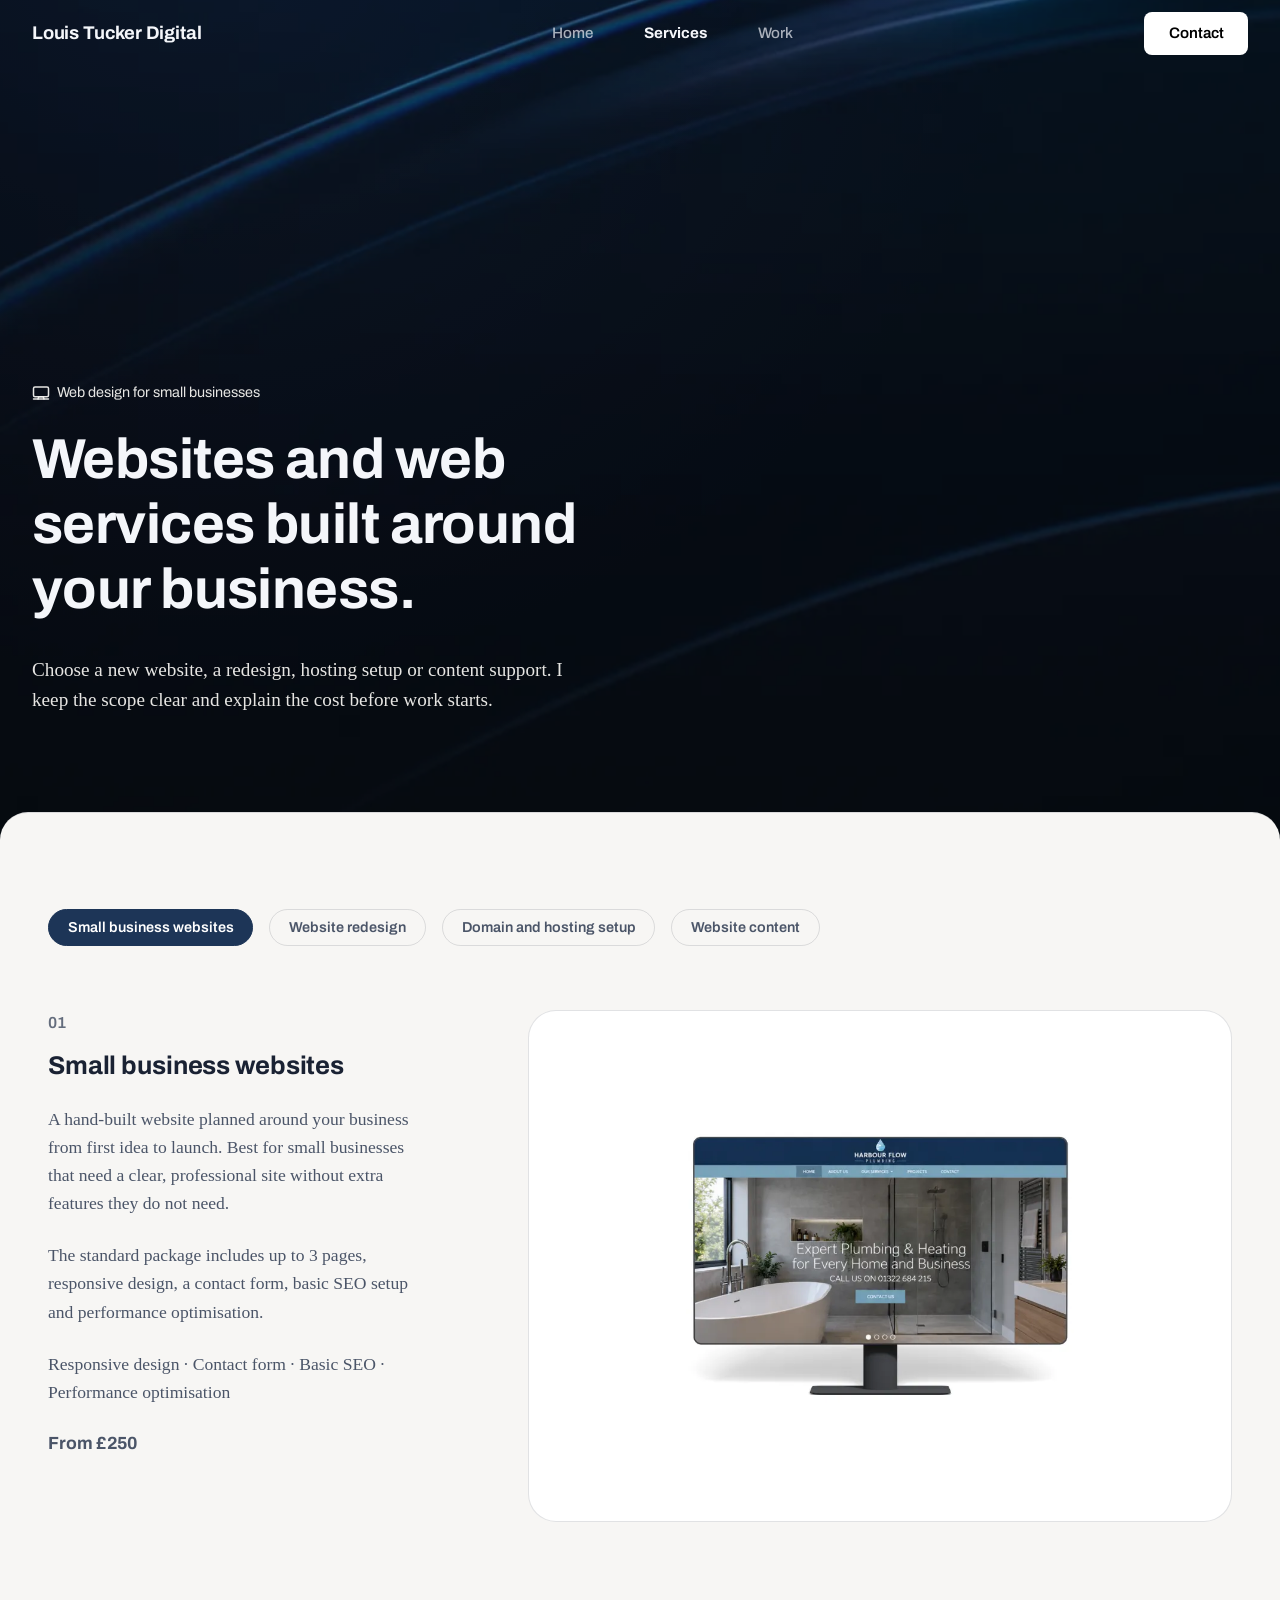
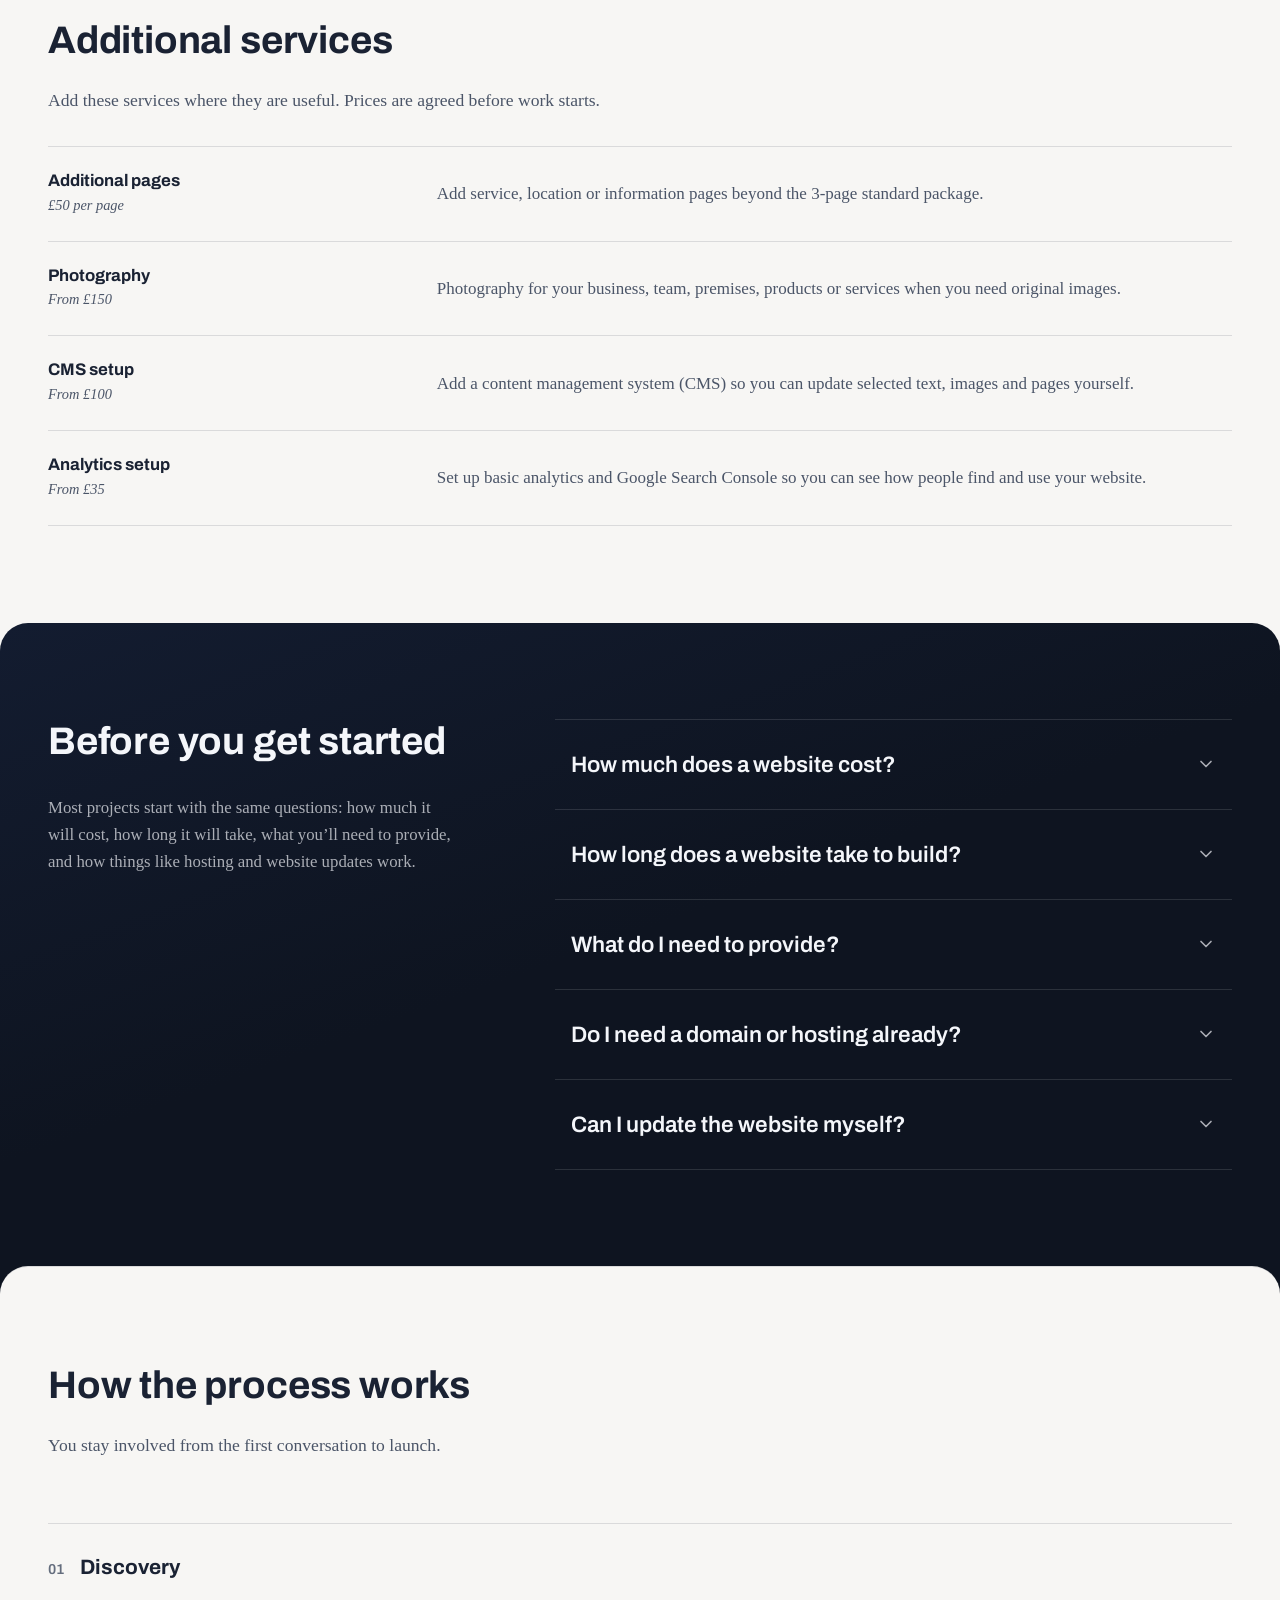
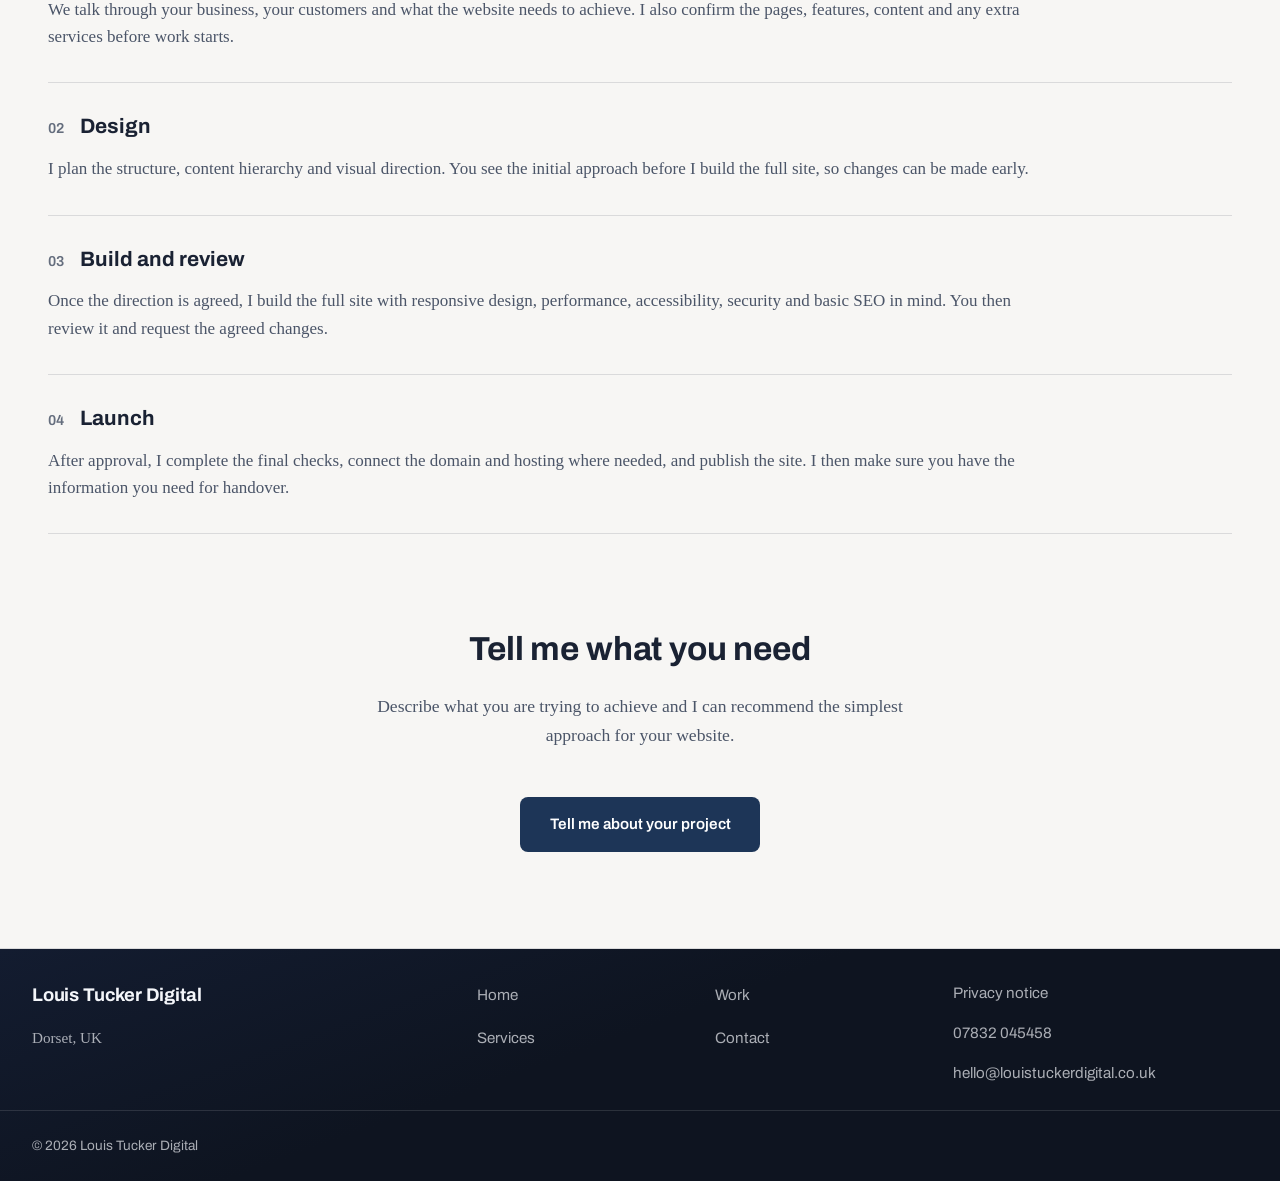
<file: services/index.html>
<!DOCTYPE html>
<html lang="en-GB">
<head>
  <meta charset="UTF-8">
  <meta name="viewport" content="width=device-width, initial-scale=1.0">
  <meta http-equiv="Content-Security-Policy" content="default-src 'self'; style-src 'self'; font-src 'self'; script-src 'self' https://static.cloudflareinsights.com; img-src 'self' data:; connect-src 'self' https://formspree.io https://cloudflareinsights.com; form-action 'self' https://formspree.io; object-src 'none'; base-uri 'self'; frame-ancestors 'none';">
  <meta name="referrer" content="strict-origin-when-cross-origin">
  <meta name="robots" content="index, follow">

  <title>Services | Louis Tucker Digital</title>
  <meta name="description" content="Prices and what is included for small business websites, redesigns, domain and hosting setup and website content, from £35, cost agreed before work starts.">
  <link rel="canonical" href="https://louistuckerdigital.co.uk/services/">

  <meta property="og:type" content="website">
  <meta property="og:site_name" content="Louis Tucker Digital">
  <meta property="og:title" content="Services | Louis Tucker Digital">
  <meta property="og:description" content="Prices and what is included for small business websites, redesigns, domain and hosting setup and website content, from £35, cost agreed before work starts.">
  <meta property="og:url" content="https://louistuckerdigital.co.uk/services/">
  <meta property="og:image" content="https://louistuckerdigital.co.uk/assets/og-image.png">
  <meta property="og:locale" content="en_GB">
  <meta name="twitter:card" content="summary_large_image">
  <meta name="twitter:title" content="Services | Louis Tucker Digital">
  <meta name="twitter:description" content="Prices and what's included for small business websites, redesigns, domain and hosting setup and content.">
  <meta name="twitter:image" content="https://louistuckerdigital.co.uk/assets/og-image.png">

  <link rel="icon" type="image/svg+xml" href="../assets/favicon.svg">
  <link rel="icon" type="image/png" sizes="32x32" href="../assets/favicon-32x32.png">
  <link rel="icon" type="image/png" sizes="16x16" href="../assets/favicon-16x16.png">
  <link rel="apple-touch-icon" href="../assets/apple-touch-icon.png">
  <link rel="shortcut icon" href="../assets/favicon.ico">

  <link rel="preload" href="../assets/fonts/archivo-variable.woff2" as="font" type="font/woff2" crossorigin>

  <link rel="stylesheet" href="../css/styles.css?v=256">

  <script type="application/ld+json">
  {
    "@context": "https://schema.org",
    "@graph": [
      {
        "@type": "BreadcrumbList",
        "itemListElement": [
          { "@type": "ListItem", "position": 1, "name": "Home", "item": "https://louistuckerdigital.co.uk/" },
          { "@type": "ListItem", "position": 2, "name": "Services", "item": "https://louistuckerdigital.co.uk/services/" }
        ]
      },
      {
        "@type": "Service",
        "name": "Small business websites",
        "description": "A hand-built website planned around your business, from first idea to launch.",
        "provider": { "@type": "ProfessionalService", "name": "Louis Tucker Digital" },
        "areaServed": "GB",
        "offers": { "@type": "Offer", "priceCurrency": "GBP", "priceSpecification": { "@type": "PriceSpecification", "priceCurrency": "GBP", "minPrice": "250" } }
      },
      {
        "@type": "Service",
        "name": "Website redesign",
        "description": "Rebuild an existing site that feels dated, hard to use or no longer represents your business properly.",
        "provider": { "@type": "ProfessionalService", "name": "Louis Tucker Digital" },
        "areaServed": "GB",
        "offers": { "@type": "Offer", "priceCurrency": "GBP", "priceSpecification": { "@type": "PriceSpecification", "priceCurrency": "GBP", "minPrice": "250" } }
      },
      {
        "@type": "Service",
        "name": "Domain and hosting setup",
        "description": "Help choosing, registering and connecting your domain and hosting, with the technical setup handled for you.",
        "provider": { "@type": "ProfessionalService", "name": "Louis Tucker Digital" },
        "areaServed": "GB",
        "offers": { "@type": "Offer", "priceCurrency": "GBP", "priceSpecification": { "@type": "PriceSpecification", "priceCurrency": "GBP", "minPrice": "35" } }
      },
      {
        "@type": "Service",
        "name": "Website content",
        "description": "Help organising and refining your words, images and page structure so visitors can quickly understand what you do.",
        "provider": { "@type": "ProfessionalService", "name": "Louis Tucker Digital" },
        "areaServed": "GB",
        "offers": { "@type": "Offer", "priceCurrency": "GBP", "priceSpecification": { "@type": "PriceSpecification", "priceCurrency": "GBP", "minPrice": "50" } }
      },
      {
        "@type": "FAQPage",
        "mainEntity": [
          {
            "@type": "Question",
            "name": "How much does a website cost?",
            "acceptedAnswer": {
              "@type": "Answer",
              "text": "The standard small business website starts from £250 for up to 3 pages. Extra pages are £50 each. CMS setup, photography and analytics are priced separately. If your project needs anything else, the cost is confirmed before work starts."
            }
          },
          {
            "@type": "Question",
            "name": "How long does a website take to build?",
            "acceptedAnswer": {
              "@type": "Answer",
              "text": "Most straightforward small business websites take 1 to 2 weeks. Timing depends on the size of the site and how quickly content and feedback are received. A realistic timescale is agreed before starting."
            }
          },
          {
            "@type": "Question",
            "name": "What do I need to provide?",
            "acceptedAnswer": {
              "@type": "Answer",
              "text": "Usually business information, services, contact details, logo, brand colours, and any text or images already available. If some of that isn't ready, help is available to organise the content or provide photography."
            }
          },
          {
            "@type": "Question",
            "name": "Do I need a domain or hosting already?",
            "acceptedAnswer": {
              "@type": "Answer",
              "text": "No. Louis Tucker Digital can work with an existing domain and hosting account, or help you choose and set them up. Wherever possible, both stay in your name so you remain in control."
            }
          },
          {
            "@type": "Question",
            "name": "Can I update the website myself?",
            "acceptedAnswer": {
              "@type": "Answer",
              "text": "The standard package is a static website, and updates can be made on request. A content management system (CMS) can be added if you want to update selected text, images or pages yourself."
            }
          }
        ]
      }
    ]
  }
  </script>
</head>
<body>
  <a class="skip-link" href="#main">Skip to content</a>

  <header class="site-header site-header-on-dark">
    <div class="container">
      <a class="brand brand-on-dark" href="../">
        Louis Tucker Digital
      </a>

      <button class="nav-toggle nav-toggle-on-dark" type="button" aria-expanded="false" aria-controls="main-nav" aria-label="Toggle menu">
        <svg class="nav-toggle-icon nav-toggle-icon-menu" viewBox="0 0 24 24" fill="none" stroke="currentColor" stroke-width="2" stroke-linecap="round" stroke-linejoin="round" aria-hidden="true"><path d="M4 6h16"/><path d="M4 12h16"/><path d="M4 18h16"/></svg>
        <svg class="nav-toggle-icon nav-toggle-icon-close" viewBox="0 0 24 24" fill="none" stroke="currentColor" stroke-width="2" stroke-linecap="round" stroke-linejoin="round" aria-hidden="true"><path d="M18 6 6 18"/><path d="m6 6 12 12"/></svg>
      </button>

      <nav class="main-nav main-nav-on-dark" id="main-nav" aria-label="Primary">
        <ul>
          <li><a href="../">Home</a></li>
          <li><a href="../services/" aria-current="page">Services</a></li>
          <li><a href="../work/">Work</a></li>
          <li><a href="../contact/">Contact</a></li>
        </ul>
      </nav>

      <a class="header-contact-btn" href="../contact/">Contact</a>
    </div>
  </header>

  <div class="hero-wrap hero-wrap-services">
    <section class="hero">
      <div class="container hero-grid">
        <div class="hero-content">
          <p class="hero-label">
            <svg viewBox="0 0 24 24" fill="none" stroke="currentColor" stroke-width="2" stroke-linecap="round" stroke-linejoin="round" aria-hidden="true"><rect x="2" y="4" width="20" height="13" rx="2"/><path d="M2 20h20"/><path d="M8 20l1-3h6l1 3"/></svg>
            <span>Web design for small businesses</span>
          </p>

          <h1>Websites and web services built around your business.</h1>

          <p class="hero-lede">Choose a new website, a redesign, hosting setup or content support. I keep the scope clear and explain the cost before work starts.</p>
        </div>
      </div>
    </section>
  </div>

  <main id="main">
    <section class="tile-section tile-section-light tile-overlap" id="showcase-jump">
      <div class="container">
        <div class="showcase showcase-narrow" id="showcase">
          <div class="showcase-tabs" role="tablist" aria-label="Service showcase">
            <button class="showcase-tab is-active" type="button" role="tab" id="showcase-tab-small-business" aria-selected="true" aria-controls="showcase-panel-small-business" data-panel="small-business" data-desc="A hand-built website planned around your business from first idea to launch." data-image="../assets/case-studies/dorset-plumbing/harbourflowplumbing-bottom.webp" data-image-alt="Desktop homepage of the Harbour Flow Plumbing website" data-case-study="../case-studies/dorset-plumbing/" data-case-title="A new website for a Dorset plumbing business" data-case-desc="A clearer online presence for a growing local business.">Small business websites</button>
            <button class="showcase-tab" type="button" role="tab" id="showcase-tab-redesign" aria-selected="false" aria-controls="showcase-panel-redesign" data-panel="redesign" data-desc="Rebuild a dated or hard-to-use site with a clearer structure and design." data-image="../assets/case-studies/accountancy-redesign/ashford_co-bottom.webp" data-image-alt="Homepage of the Ashford &amp; Co website, viewed on laptop" data-case-study="../case-studies/accountancy-redesign/" data-case-title="A modern website redesign for an accountancy firm" data-case-desc="A clearer website for complex professional services.">Website redesign</button>
            <button class="showcase-tab" type="button" role="tab" id="showcase-tab-hosting" aria-selected="false" aria-controls="showcase-panel-hosting" data-panel="hosting" data-desc="Domain, hosting and HTTPS set up, connected and published." data-image="../assets/case-studies/domain-and-hosting.webp" data-image-alt="Domain and hosting setup" data-case-title="Domain and hosting setup" data-case-desc="Domain, hosting and HTTPS set up, connected and published.">Domain and hosting setup</button>
            <button class="showcase-tab" type="button" role="tab" id="showcase-tab-content" aria-selected="false" aria-controls="showcase-panel-content" data-panel="content" data-desc="Organise and refine your website content, structure and calls to action." data-image="../assets/case-studies/professional-services-content/crestpointadvisorygroup-bottom.webp" data-image-alt="Homepage of the Crestpoint Advisory Group website, viewed on laptop" data-case-study="../case-studies/professional-services-content/" data-case-title="Clearer website content for a professional services business" data-case-desc="Making specialist services easier to understand.">Website content</button>
          </div>

          <div class="showcase-body">
            <div class="showcase-detail">
              <div class="showcase-detail-panel is-active" id="showcase-panel-small-business" data-detail="small-business" role="tabpanel" aria-labelledby="showcase-tab-small-business">
                <span class="showcase-detail-index">01</span>
                <h2>Small business websites</h2>
                <p>A hand-built website planned around your business from first idea to launch. Best for small businesses that need a clear, professional site without extra features they do not need.</p>
                <p>The standard package includes up to 3 pages, responsive design, a contact form, basic SEO setup and performance optimisation.</p>
                <p class="showcase-detail-tags">Responsive design &middot; Contact form &middot; Basic SEO &middot; Performance optimisation</p>
                <p class="showcase-detail-price">From £250</p>
              </div>

              <div class="showcase-detail-panel" id="showcase-panel-redesign" data-detail="redesign" role="tabpanel" aria-labelledby="showcase-tab-redesign">
                <span class="showcase-detail-index">02</span>
                <h2>Website redesign</h2>
                <p>If your website is dated, hard to use or no longer represents your business properly, I can rebuild it with a clearer structure and design.</p>
                <p>I keep the parts that still work, improve the layout and content flow, and make sure the site works well across desktop and mobile.</p>
                <p class="showcase-detail-tags">Updated design &middot; Mobile improvements &middot; Clearer structure &middot; Performance optimisation</p>
                <p class="showcase-detail-price">From £250</p>
              </div>

              <div class="showcase-detail-panel" id="showcase-panel-hosting" data-detail="hosting" role="tabpanel" aria-labelledby="showcase-tab-hosting">
                <span class="showcase-detail-index">03</span>
                <h2>Domain and hosting setup</h2>
                <p>I can set up your domain, hosting and HTTPS, then connect everything and publish the site.</p>
                <p>Your domain and hosting stay in your name and under your control. I can also help you choose a provider and configure the account.</p>
                <p class="showcase-detail-tags">Domain setup &middot; Hosting configuration &middot; HTTPS &middot; Website deployment</p>
                <p class="showcase-detail-price">From £35</p>
              </div>

              <div class="showcase-detail-panel" id="showcase-panel-content" data-detail="content" role="tabpanel" aria-labelledby="showcase-tab-content">
                <span class="showcase-detail-index">04</span>
                <h2>Website content</h2>
                <p>I can organise and refine your website content so people can quickly understand what you do, who it is for and what to do next.</p>
                <p>This can include copy refinement, calls to action, image sourcing and content structure. Business photography can be added if you need original images.</p>
                <p class="showcase-detail-tags">Copy refinement &middot; Image sourcing &middot; Content structure &middot; Calls to action</p>
                <p class="showcase-detail-price">From £50</p>
              </div>
            </div>

            <a class="showcase-visual" href="../case-studies/dorset-plumbing/">
              <img class="showcase-visual-image" src="../assets/case-studies/dorset-plumbing/harbourflowplumbing-bottom.webp" alt="Desktop homepage of the Harbour Flow Plumbing website" loading="lazy" width="1024" height="768">
              <span class="showcase-visual-label" hidden>Domain and hosting setup</span>
              <div class="showcase-visual-overlay">
                <h2 class="showcase-visual-title">A new website for a Dorset plumbing business</h2>
                <p class="showcase-visual-desc">A clearer online presence for a growing local business.</p>
              </div>
            </a>
          </div>
        </div>

        <div class="section-head section-head-spaced">
          <h2>Additional services</h2>
          <p>Add these services where they are useful. Prices are agreed before work starts.</p>
        </div>

        <div class="addon-list">
          <div class="addon-row">
            <div class="addon-name">
              <h3>Additional pages</h3>
              <span class="addon-price">£50 per page</span>
            </div>
            <p class="addon-desc">Add service, location or information pages beyond the 3-page standard package.</p>
          </div>

          <div class="addon-row">
            <div class="addon-name">
              <h3>Photography</h3>
              <span class="addon-price">From £150</span>
            </div>
            <p class="addon-desc">Photography for your business, team, premises, products or services when you need original images.</p>
          </div>

          <div class="addon-row">
            <div class="addon-name">
              <h3>CMS setup</h3>
              <span class="addon-price">From £100</span>
            </div>
            <p class="addon-desc">Add a content management system (CMS) so you can update selected text, images and pages yourself.</p>
          </div>

          <div class="addon-row">
            <div class="addon-name">
              <h3>Analytics setup</h3>
              <span class="addon-price">From £35</span>
            </div>
            <p class="addon-desc">Set up basic analytics and Google Search Console so you can see how people find and use your website.</p>
          </div>
        </div>
      </div>
    </section>

    <section class="tile-section tile-section-dark tile-overlap">
      <div class="container">
        <div class="offer-split">
          <div class="offer-split-intro">
            <h2>Before you get started</h2>
            <p>Most projects start with the same questions: how much it will cost, how long it will take, what you&rsquo;ll need to provide, and how things like hosting and website updates work.</p>
          </div>

          <div class="accordion">
            <div class="accordion-item">
              <button class="accordion-trigger" type="button" aria-expanded="false" aria-controls="services-accordion-panel-1" id="services-accordion-trigger-1">
                <span>How much does a website cost?</span>
                <svg class="accordion-icon" viewBox="0 0 24 24" fill="none" stroke="currentColor" stroke-width="2" stroke-linecap="round" stroke-linejoin="round" aria-hidden="true"><path d="M6 9l6 6 6-6"/></svg>
              </button>
              <div class="accordion-panel" id="services-accordion-panel-1" role="region" aria-labelledby="services-accordion-trigger-1">
                <div class="accordion-panel-inner">
                <p>The standard small business website starts from £250 for up to 3 pages. Extra pages are £50 each. CMS setup, photography and analytics are priced separately.</p>
                <p>If your project needs anything else, I will confirm the cost before work starts.</p>
                </div>
              </div>
            </div>

            <div class="accordion-item">
              <button class="accordion-trigger" type="button" aria-expanded="false" aria-controls="services-accordion-panel-2" id="services-accordion-trigger-2">
                <span>How long does a website take to build?</span>
                <svg class="accordion-icon" viewBox="0 0 24 24" fill="none" stroke="currentColor" stroke-width="2" stroke-linecap="round" stroke-linejoin="round" aria-hidden="true"><path d="M6 9l6 6 6-6"/></svg>
              </button>
              <div class="accordion-panel" id="services-accordion-panel-2" role="region" aria-labelledby="services-accordion-trigger-2">
                <div class="accordion-panel-inner">
                <p>Most straightforward small business websites take 1 to 2 weeks. Timing depends on the size of the site and how quickly I receive content and feedback.</p>
                <p>I will agree a realistic timescale with you before starting.</p>
                </div>
              </div>
            </div>

            <div class="accordion-item">
              <button class="accordion-trigger" type="button" aria-expanded="false" aria-controls="services-accordion-panel-3" id="services-accordion-trigger-3">
                <span>What do I need to provide?</span>
                <svg class="accordion-icon" viewBox="0 0 24 24" fill="none" stroke="currentColor" stroke-width="2" stroke-linecap="round" stroke-linejoin="round" aria-hidden="true"><path d="M6 9l6 6 6-6"/></svg>
              </button>
              <div class="accordion-panel" id="services-accordion-panel-3" role="region" aria-labelledby="services-accordion-trigger-3">
                <div class="accordion-panel-inner">
                <p>I usually need your business information, services, contact details, logo, brand colours, and any text or images you already have.</p>
                <p>If some of that is not ready, I can help organise the content or provide photography.</p>
                </div>
              </div>
            </div>

            <div class="accordion-item">
              <button class="accordion-trigger" type="button" aria-expanded="false" aria-controls="services-accordion-panel-4" id="services-accordion-trigger-4">
                <span>Do I need a domain or hosting already?</span>
                <svg class="accordion-icon" viewBox="0 0 24 24" fill="none" stroke="currentColor" stroke-width="2" stroke-linecap="round" stroke-linejoin="round" aria-hidden="true"><path d="M6 9l6 6 6-6"/></svg>
              </button>
              <div class="accordion-panel" id="services-accordion-panel-4" role="region" aria-labelledby="services-accordion-trigger-4">
                <div class="accordion-panel-inner">
                <p>No. I can work with an existing domain and hosting account, or help you choose and set them up.</p>
                <p>Wherever possible, both stay in your name so you remain in control.</p>
                </div>
              </div>
            </div>

            <div class="accordion-item">
              <button class="accordion-trigger" type="button" aria-expanded="false" aria-controls="services-accordion-panel-5" id="services-accordion-trigger-5">
                <span>Can I update the website myself?</span>
                <svg class="accordion-icon" viewBox="0 0 24 24" fill="none" stroke="currentColor" stroke-width="2" stroke-linecap="round" stroke-linejoin="round" aria-hidden="true"><path d="M6 9l6 6 6-6"/></svg>
              </button>
              <div class="accordion-panel" id="services-accordion-panel-5" role="region" aria-labelledby="services-accordion-trigger-5">
                <div class="accordion-panel-inner">
                <p>The standard package is a static website. If you need an update later, you can ask me to make it.</p>
                <p>If you want to update selected text, images or pages yourself, I can add a content management system (CMS).</p>
                </div>
              </div>
            </div>

          </div>
        </div>
      </div>
    </section>

    <section class="tile-section tile-section-light tile-overlap tile-section-last" id="process-steps-jump">
      <div class="container">
        <div class="section-head">
          <h2>How the process works</h2>
          <p>You stay involved from the first conversation to launch.</p>
        </div>

        <div class="process-steps" id="process-steps">
          <div class="process-step">
            <h3><span class="process-step-index">01</span> Discovery</h3>
            <p>We talk through your business, your customers and what the website needs to achieve. I also confirm the pages, features, content and any extra services before work starts.</p>
          </div>

          <div class="process-step">
            <h3><span class="process-step-index">02</span> Design</h3>
            <p>I plan the structure, content hierarchy and visual direction. You see the initial approach before I build the full site, so changes can be made early.</p>
          </div>

          <div class="process-step">
            <h3><span class="process-step-index">03</span> Build and review</h3>
            <p>Once the direction is agreed, I build the full site with responsive design, performance, accessibility, security and basic SEO in mind. You then review it and request the agreed changes.</p>
          </div>

          <div class="process-step">
            <h3><span class="process-step-index">04</span> Launch</h3>
            <p>After approval, I complete the final checks, connect the domain and hosting where needed, and publish the site. I then make sure you have the information you need for handover.</p>
          </div>
        </div>

        <div class="cta-section">
          <h2>Tell me what you need</h2>
          <p>Describe what you are trying to achieve and I can recommend the simplest approach for your website.</p>
          <a class="btn btn-primary" href="../contact/">Tell me about your project</a>
        </div>
      </div>
    </section>
  </main>

  <footer class="site-footer site-footer-dark">
    <div class="container footer-dark-grid">
      <div class="footer-dark-brand">
        <a class="brand brand-on-dark" href="../">Louis Tucker Digital</a>
        <p class="footer-dark-location">Dorset, UK</p>
      </div>

      <nav class="footer-dark-nav" aria-label="Footer">
        <ul>
          <li><a href="../">Home</a></li>
          <li><a href="../services/">Services</a></li>
        </ul>
        <ul>
          <li><a href="../work/">Work</a></li>
          <li><a href="../contact/">Contact</a></li>
        </ul>
      </nav>

      <div class="footer-dark-contact">
        <a href="../privacy/">Privacy notice</a>
        <a href="tel:+447832045458">07832 045458</a>
        <a href="mailto:hello@louistuckerdigital.co.uk">hello@louistuckerdigital.co.uk</a>
      </div>
    </div>

    <div class="container footer-dark-bottom">
      <p>&copy; <span id="year">2026</span> Louis Tucker Digital</p>
    </div>
  </footer>

  <script src="../js/main.js?v=15"></script>
  <!-- Cloudflare Web Analytics --><script type='module' src='https://static.cloudflareinsights.com/beacon.min.js' data-cf-beacon='{"token": "cbfdee1312574fa191f25027173d5398"}'></script><!-- End Cloudflare Web Analytics -->
</body>
</html>
</file>
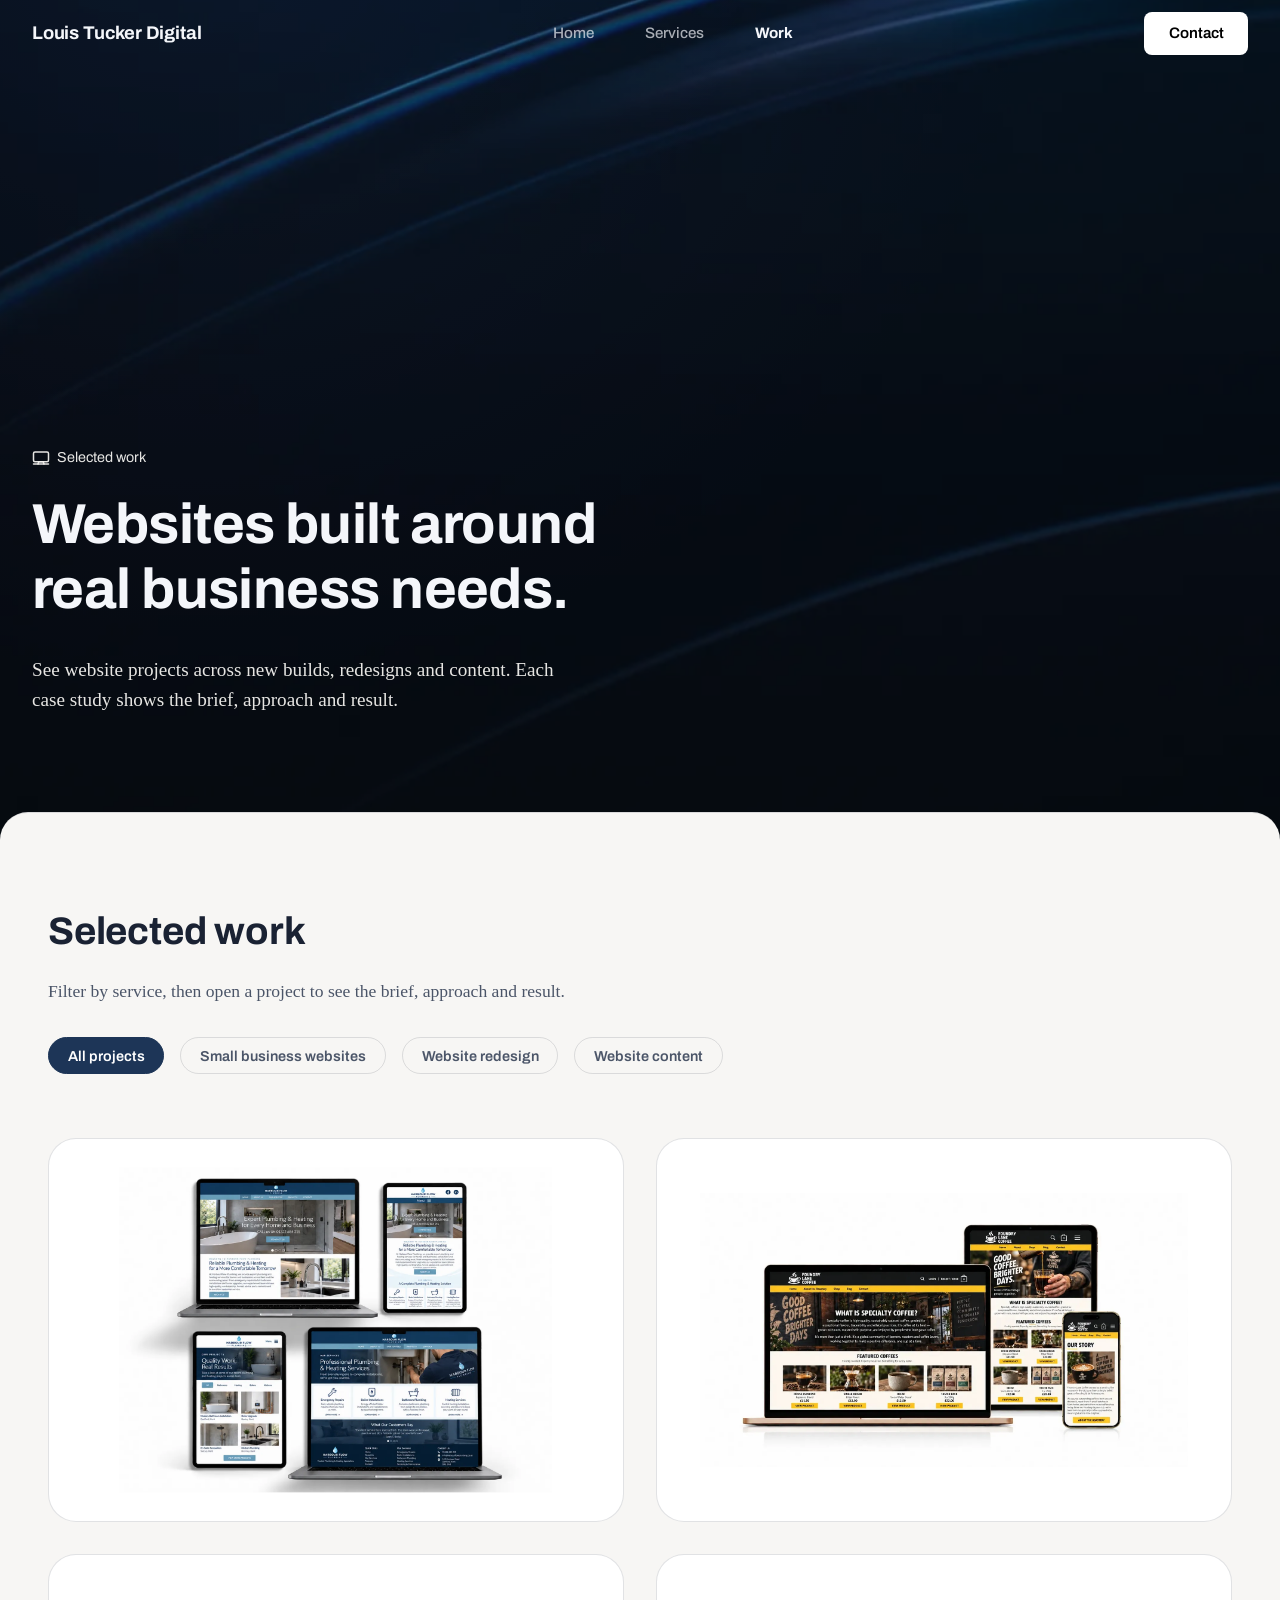
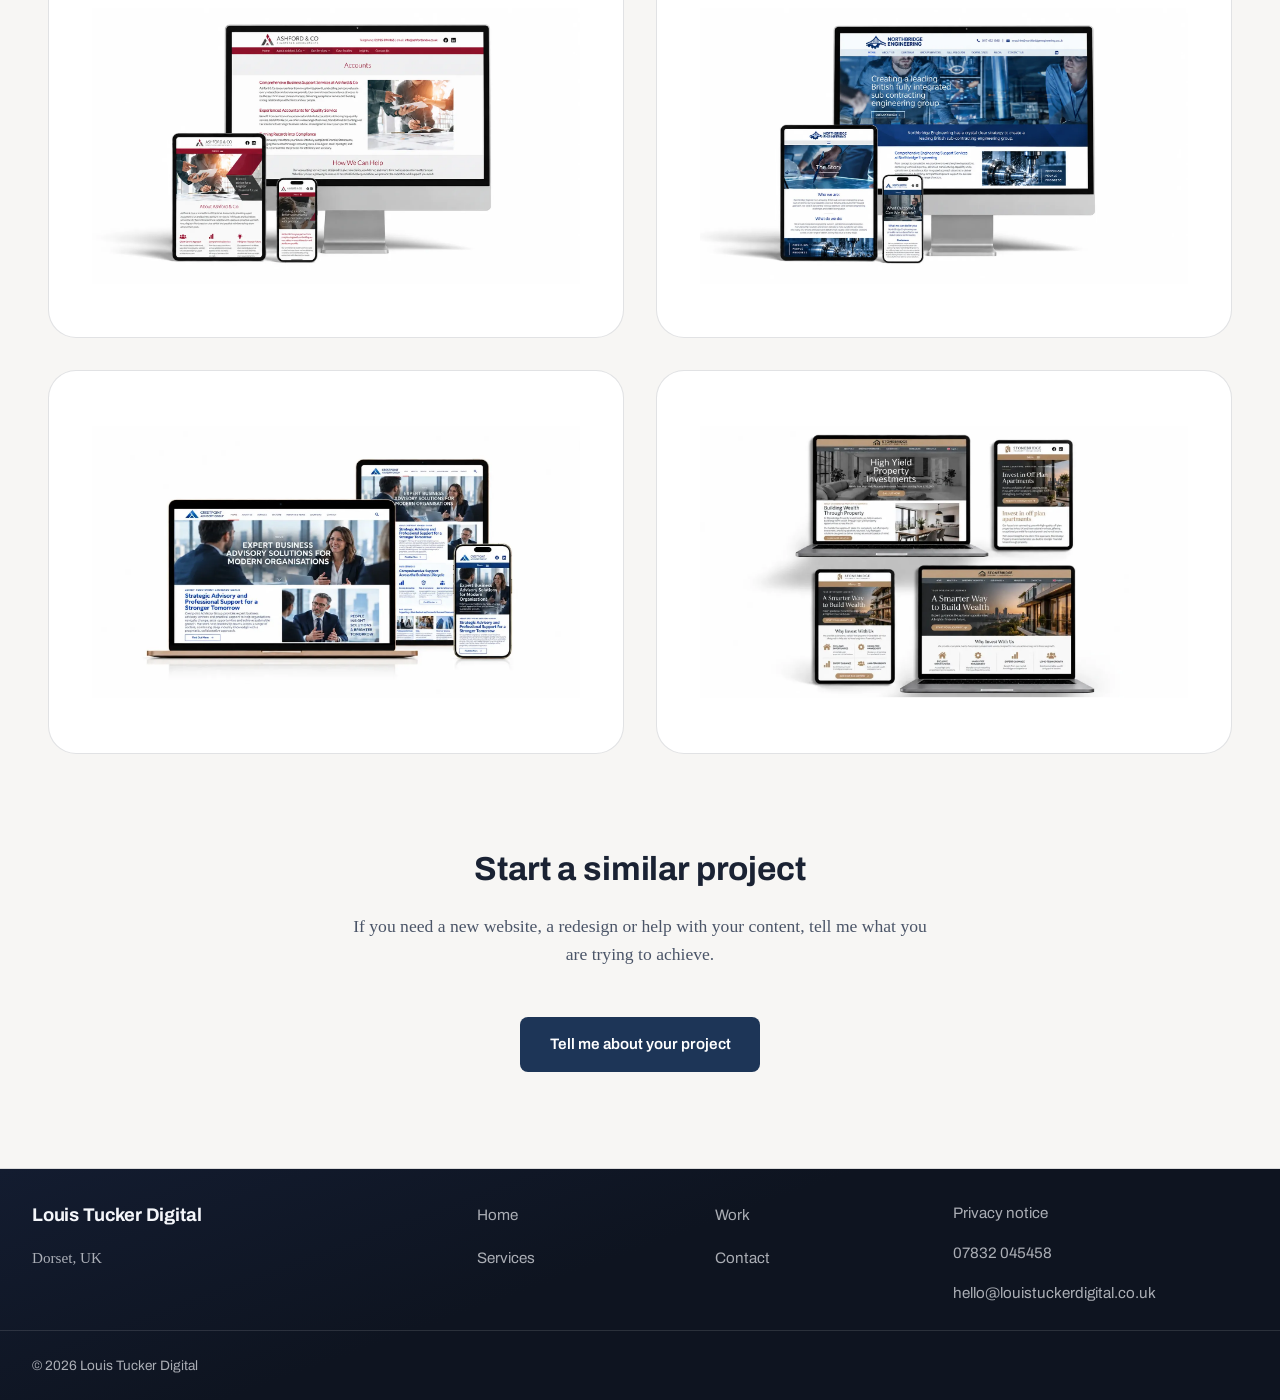
<file: work/index.html>
<!DOCTYPE html>
<html lang="en-GB">
<head>
  <meta charset="UTF-8">
  <meta name="viewport" content="width=device-width, initial-scale=1.0">
  <meta http-equiv="Content-Security-Policy" content="default-src 'self'; style-src 'self'; font-src 'self'; script-src 'self' https://static.cloudflareinsights.com; img-src 'self' data:; connect-src 'self' https://formspree.io https://cloudflareinsights.com; form-action 'self' https://formspree.io; object-src 'none'; base-uri 'self'; frame-ancestors 'none';">
  <meta name="referrer" content="strict-origin-when-cross-origin">
  <meta name="robots" content="index, follow">

  <title>Work | Louis Tucker Digital</title>
  <meta name="description" content="Case studies covering new websites, redesigns and content projects for small businesses, including plumbing, accountancy, coffee shop and property clients.">
  <link rel="canonical" href="https://louistuckerdigital.co.uk/work/">

  <meta property="og:type" content="website">
  <meta property="og:site_name" content="Louis Tucker Digital">
  <meta property="og:title" content="Work | Louis Tucker Digital">
  <meta property="og:description" content="Case studies covering new websites, redesigns and content projects for small businesses, including plumbing, accountancy, coffee shop and property clients.">
  <meta property="og:url" content="https://louistuckerdigital.co.uk/work/">
  <meta property="og:image" content="https://louistuckerdigital.co.uk/assets/og-image.png">
  <meta property="og:locale" content="en_GB">
  <meta name="twitter:card" content="summary_large_image">
  <meta name="twitter:title" content="Work | Louis Tucker Digital">
  <meta name="twitter:description" content="Case studies covering new websites, redesigns and content projects built for small businesses across the UK.">
  <meta name="twitter:image" content="https://louistuckerdigital.co.uk/assets/og-image.png">

  <link rel="icon" type="image/svg+xml" href="../assets/favicon.svg">
  <link rel="icon" type="image/png" sizes="32x32" href="../assets/favicon-32x32.png">
  <link rel="icon" type="image/png" sizes="16x16" href="../assets/favicon-16x16.png">
  <link rel="apple-touch-icon" href="../assets/apple-touch-icon.png">
  <link rel="shortcut icon" href="../assets/favicon.ico">

  <link rel="preload" href="../assets/fonts/archivo-variable.woff2" as="font" type="font/woff2" crossorigin>

  <link rel="stylesheet" href="../css/styles.css?v=256">

  <script type="application/ld+json">
  {
    "@context": "https://schema.org",
    "@type": "BreadcrumbList",
    "itemListElement": [
      { "@type": "ListItem", "position": 1, "name": "Home", "item": "https://louistuckerdigital.co.uk/" },
      { "@type": "ListItem", "position": 2, "name": "Work", "item": "https://louistuckerdigital.co.uk/work/" }
    ]
  }
  </script>
</head>
<body>
  <a class="skip-link" href="#main">Skip to content</a>

  <header class="site-header site-header-on-dark">
    <div class="container">
      <a class="brand brand-on-dark" href="../">
        Louis Tucker Digital
      </a>

      <button class="nav-toggle nav-toggle-on-dark" type="button" aria-expanded="false" aria-controls="main-nav" aria-label="Toggle menu">
        <svg class="nav-toggle-icon nav-toggle-icon-menu" viewBox="0 0 24 24" fill="none" stroke="currentColor" stroke-width="2" stroke-linecap="round" stroke-linejoin="round" aria-hidden="true"><path d="M4 6h16"/><path d="M4 12h16"/><path d="M4 18h16"/></svg>
        <svg class="nav-toggle-icon nav-toggle-icon-close" viewBox="0 0 24 24" fill="none" stroke="currentColor" stroke-width="2" stroke-linecap="round" stroke-linejoin="round" aria-hidden="true"><path d="M18 6 6 18"/><path d="m6 6 12 12"/></svg>
      </button>

      <nav class="main-nav main-nav-on-dark" id="main-nav" aria-label="Primary">
        <ul>
          <li><a href="../">Home</a></li>
          <li><a href="../services/">Services</a></li>
          <li><a href="../work/" aria-current="page">Work</a></li>
          <li><a href="../contact/">Contact</a></li>
        </ul>
      </nav>

      <a class="header-contact-btn" href="../contact/">Contact</a>
    </div>
  </header>

  <div class="hero-wrap hero-wrap-services">
    <section class="hero">
      <div class="container hero-grid">
        <div class="hero-content">
          <p class="hero-label">
            <svg viewBox="0 0 24 24" fill="none" stroke="currentColor" stroke-width="2" stroke-linecap="round" stroke-linejoin="round" aria-hidden="true"><rect x="2" y="4" width="20" height="13" rx="2"/><path d="M2 20h20"/><path d="M8 20l1-3h6l1 3"/></svg>
            <span>Selected work</span>
          </p>

          <h1>Websites built around real business needs.</h1>

          <p class="hero-lede">See website projects across new builds, redesigns and content. Each case study shows the brief, approach and result.</p>
        </div>
      </div>
    </section>
  </div>

  <main id="main">
    <section class="tile-section tile-section-light tile-overlap tile-section-last" id="showcase-jump">
      <div class="container">
        <div class="section-head">
          <h2>Selected work</h2>
          <p>Filter by service, then open a project to see the brief, approach and result.</p>
        </div>

        <div class="showcase showcase-narrow" id="showcase">
          <div class="showcase-tabs" role="tablist" aria-label="Service showcase">
            <button class="showcase-tab is-active" type="button" role="tab" aria-selected="true" aria-controls="showcase-group-small-business showcase-group-redesign showcase-group-content" data-panel="all">All projects</button>
            <button class="showcase-tab" type="button" role="tab" aria-selected="false" aria-controls="showcase-group-small-business" data-panel="small-business">Small business websites</button>
            <button class="showcase-tab" type="button" role="tab" aria-selected="false" aria-controls="showcase-group-redesign" data-panel="redesign">Website redesign</button>
            <button class="showcase-tab" type="button" role="tab" aria-selected="false" aria-controls="showcase-group-content" data-panel="content">Website content</button>
          </div>

          <div class="showcase-visual-grid is-all" id="showcase-visual-grid">
            <div class="showcase-visual-group" id="showcase-group-small-business" data-detail="small-business">
              <a class="showcase-visual" href="../case-studies/dorset-plumbing/">
                <img class="showcase-visual-image" src="../assets/case-studies/dorset-plumbing/harbourflowplumbing-cover.webp" alt="Desktop homepage of the Harbour Flow Plumbing website" loading="lazy" width="1448" height="1086">
                <div class="showcase-visual-overlay">
                  <h3>A new website for a Dorset plumbing business</h3>
                  <p>A clearer online presence for a growing local business.</p>
                </div>
              </a>
              <a class="showcase-visual" href="../case-studies/local-coffee-shop/">
                <img class="showcase-visual-image" src="../assets/case-studies/local-coffee-shop/foundrylancoffee-cover.webp" alt="Desktop homepage of the Foundry Lane Coffee website" loading="lazy" width="1635" height="916">
                <div class="showcase-visual-overlay">
                  <h3>A new website for a local coffee shop</h3>
                  <p>A simple website that reflects the character of the business.</p>
                </div>
              </a>
            </div>

            <div class="showcase-visual-group" id="showcase-group-redesign" data-detail="redesign">
              <a class="showcase-visual" href="../case-studies/accountancy-redesign/">
                <img class="showcase-visual-image" src="../assets/case-studies/accountancy-redesign/ashford_co-cover.webp" alt="Accounts, about and homepage of the Ashford &amp; Co website across desktop, tablet and mobile" loading="lazy" width="1672" height="941">
                <div class="showcase-visual-overlay">
                  <h3>A modern website redesign for an accountancy firm</h3>
                  <p>A clearer website for complex professional services.</p>
                </div>
              </a>
              <a class="showcase-visual" href="../case-studies/engineering-redesign/">
                <img class="showcase-visual-image" src="../assets/case-studies/engineering-redesign/northbridgeengineering-cover.webp" alt="Desktop homepage of the Northbridge Engineering website" loading="lazy" width="1672" height="941">
                <div class="showcase-visual-overlay">
                  <h3>A website redesign for an established engineering business</h3>
                  <p>A clearer way to present specialist engineering capabilities.</p>
                </div>
              </a>
            </div>

            <div class="showcase-visual-group" id="showcase-group-content" data-detail="content">
              <a class="showcase-visual" href="../case-studies/professional-services-content/">
                <img class="showcase-visual-image" src="../assets/case-studies/professional-services-content/crestpointadvisorygroup-cover.webp" alt="Desktop homepage of the Crestpoint Advisory Group website" loading="lazy" width="1634" height="907">
                <div class="showcase-visual-overlay">
                  <h3>Clearer website content for a professional services business</h3>
                  <p>Making specialist services easier to understand.</p>
                </div>
              </a>
              <a class="showcase-visual" href="../case-studies/property-content/">
                <img class="showcase-visual-image" src="../assets/case-studies/property-content/stonebridgepropertyinvestments-cover.webp" alt="Homepage, off plan apartments and investment journey pages of the Stonebridge Property Investments website across desktop, tablet and mobile" loading="lazy" width="1638" height="910">
                <div class="showcase-visual-overlay">
                  <h3>Restructuring website content for a property business</h3>
                  <p>Bringing a complex range of property services into a clearer structure.</p>
                </div>
              </a>
            </div>
          </div>
        </div>

        <div class="cta-section">
          <h2>Start a similar project</h2>
          <p>If you need a new website, a redesign or help with your content, tell me what you are trying to achieve.</p>
          <a class="btn btn-primary" href="../contact/">Tell me about your project</a>
        </div>
      </div>
    </section>
  </main>

  <footer class="site-footer site-footer-dark">
    <div class="container footer-dark-grid">
      <div class="footer-dark-brand">
        <a class="brand brand-on-dark" href="../">Louis Tucker Digital</a>
        <p class="footer-dark-location">Dorset, UK</p>
      </div>

      <nav class="footer-dark-nav" aria-label="Footer">
        <ul>
          <li><a href="../">Home</a></li>
          <li><a href="../services/">Services</a></li>
        </ul>
        <ul>
          <li><a href="../work/">Work</a></li>
          <li><a href="../contact/">Contact</a></li>
        </ul>
      </nav>

      <div class="footer-dark-contact">
        <a href="../privacy/">Privacy notice</a>
        <a href="tel:+447832045458">07832 045458</a>
        <a href="mailto:hello@louistuckerdigital.co.uk">hello@louistuckerdigital.co.uk</a>
      </div>
    </div>

    <div class="container footer-dark-bottom">
      <p>&copy; <span id="year">2026</span> Louis Tucker Digital</p>
    </div>
  </footer>

  <script src="../js/main.js?v=15"></script>
  <!-- Cloudflare Web Analytics --><script type='module' src='https://static.cloudflareinsights.com/beacon.min.js' data-cf-beacon='{"token": "cbfdee1312574fa191f25027173d5398"}'></script><!-- End Cloudflare Web Analytics -->
</body>
</html>
</file>
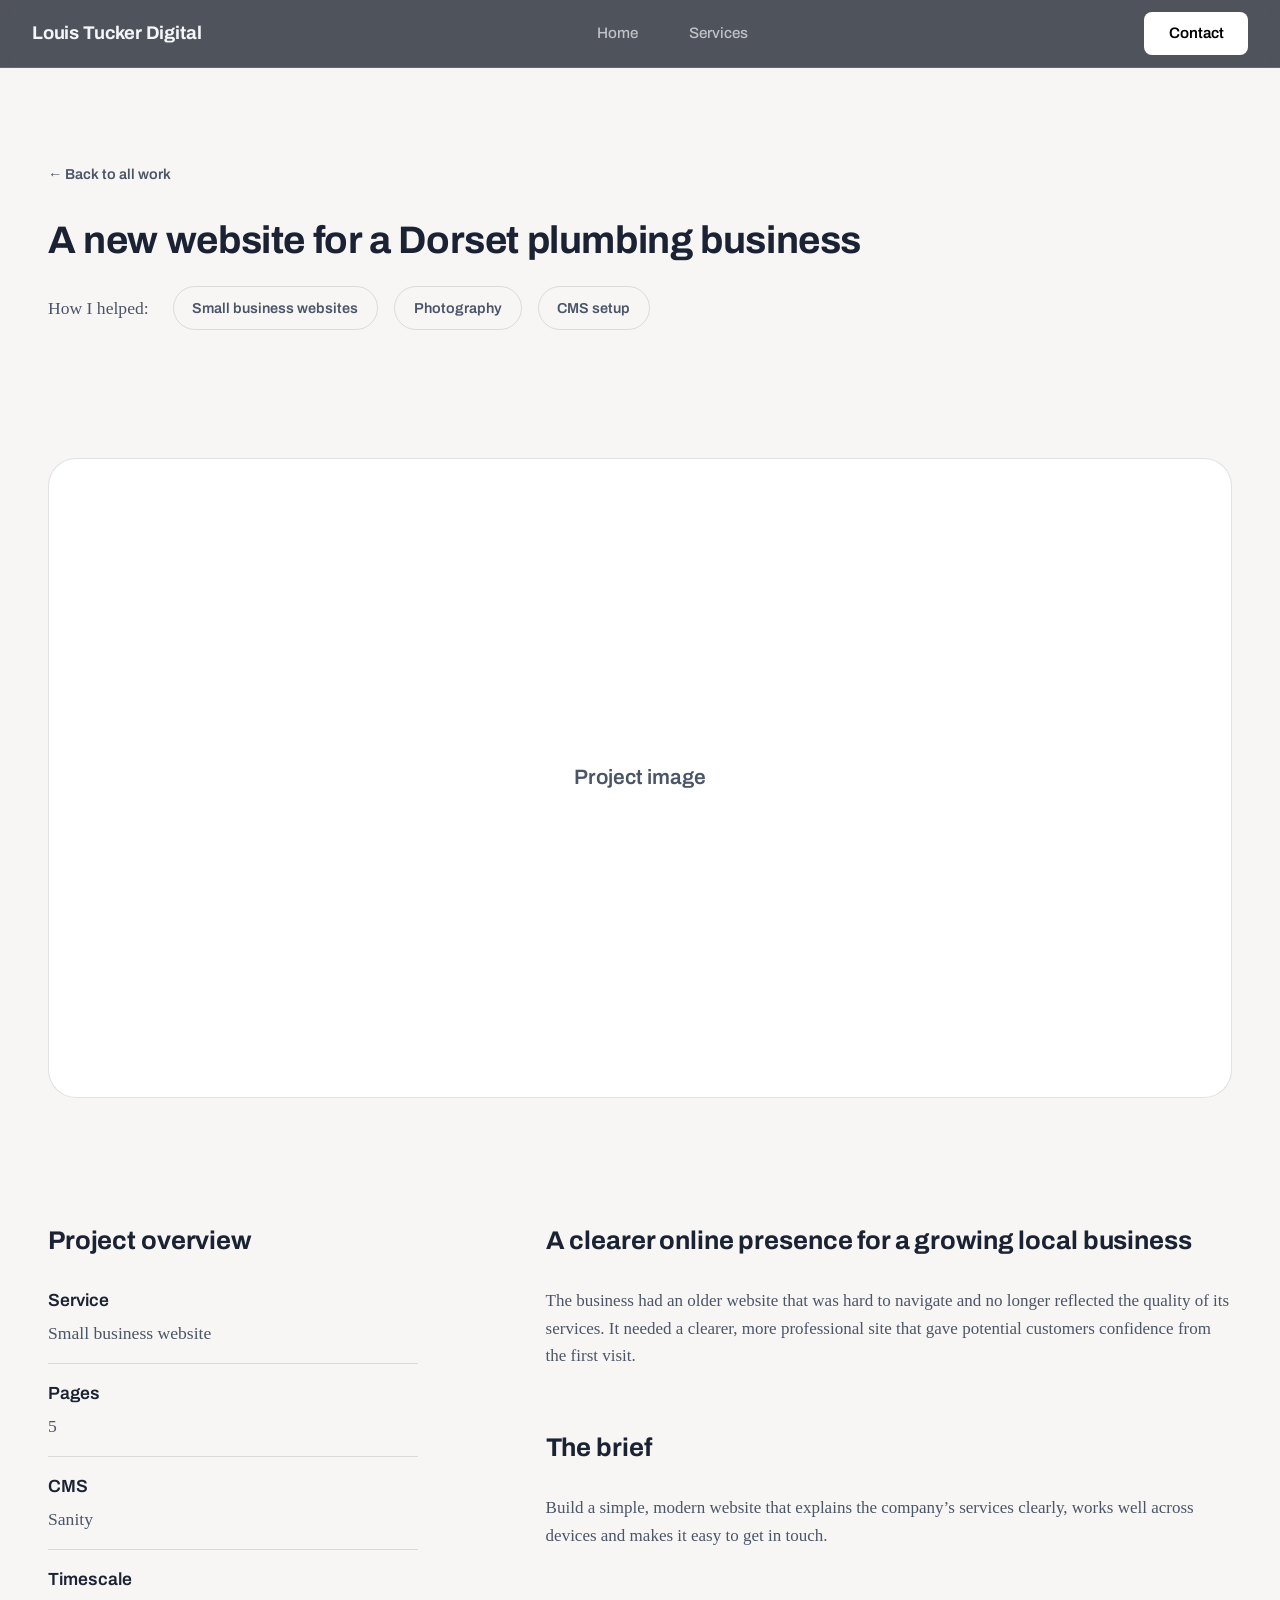
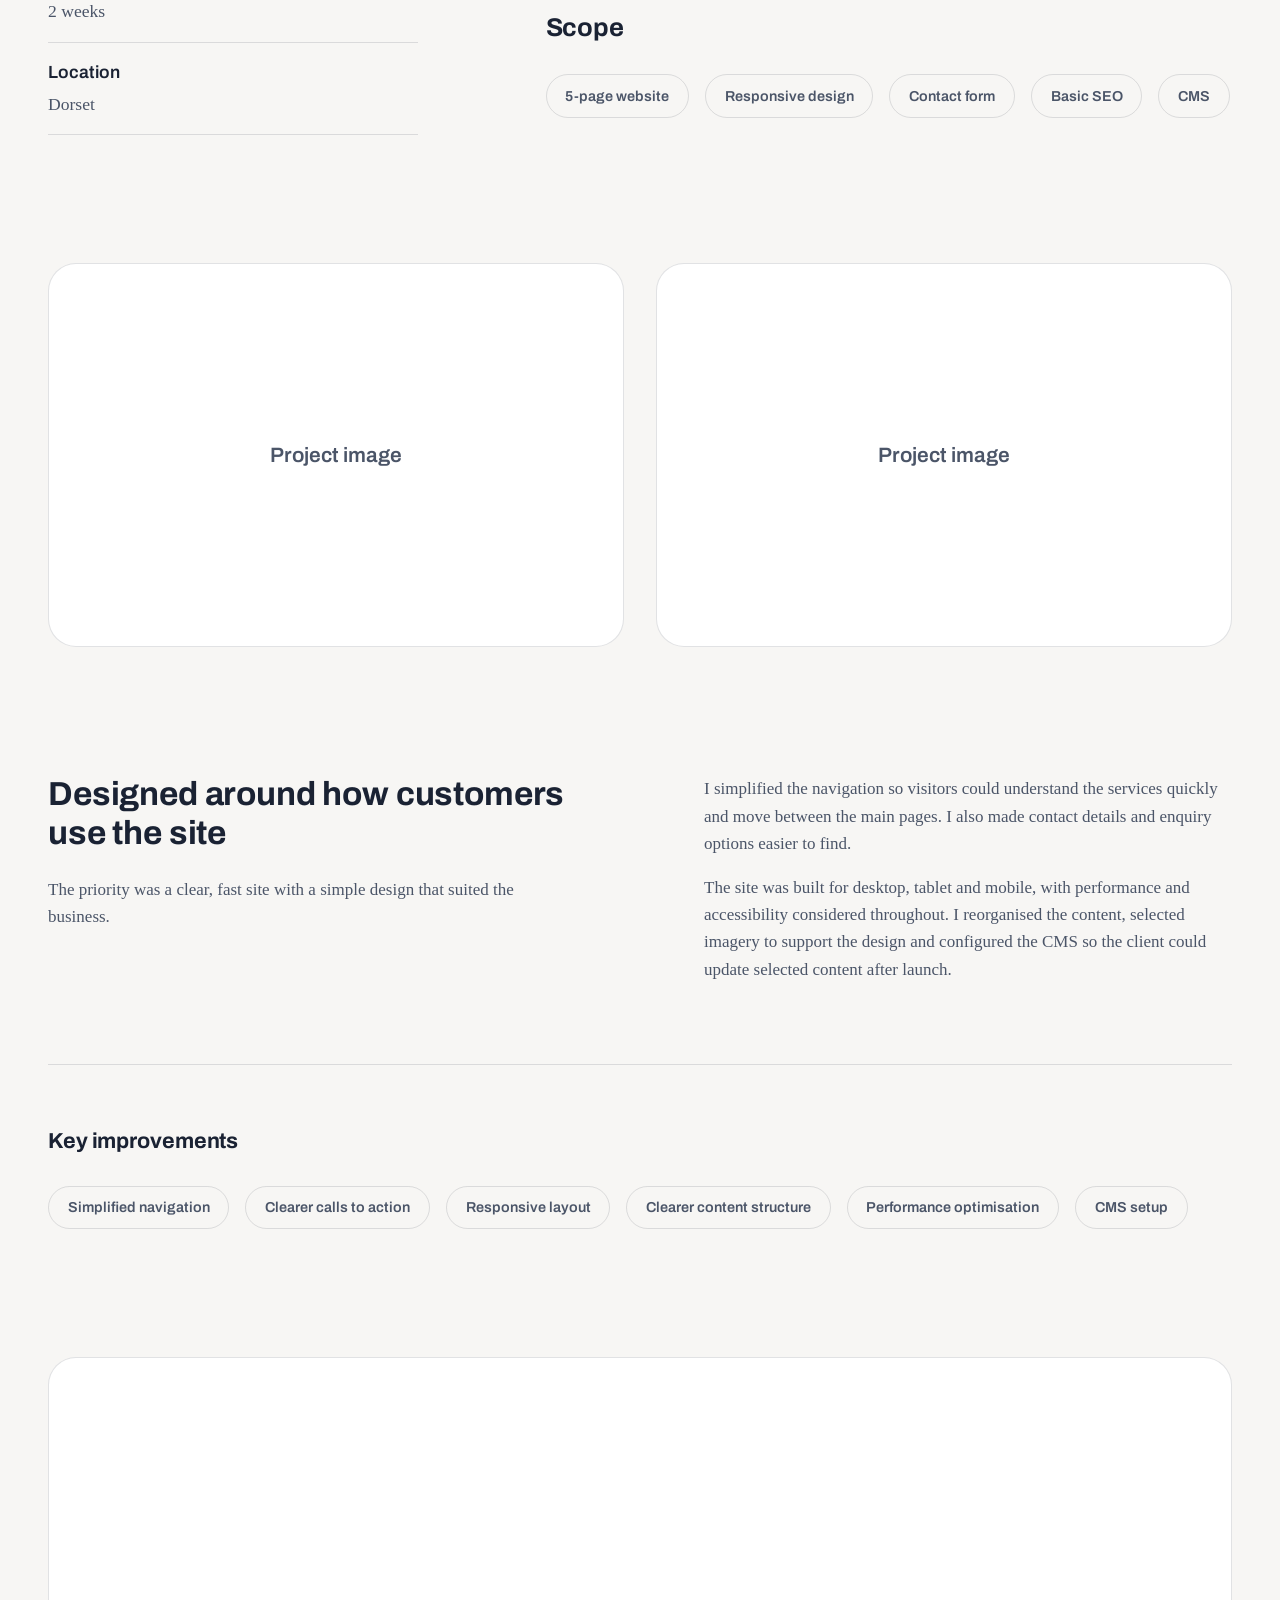
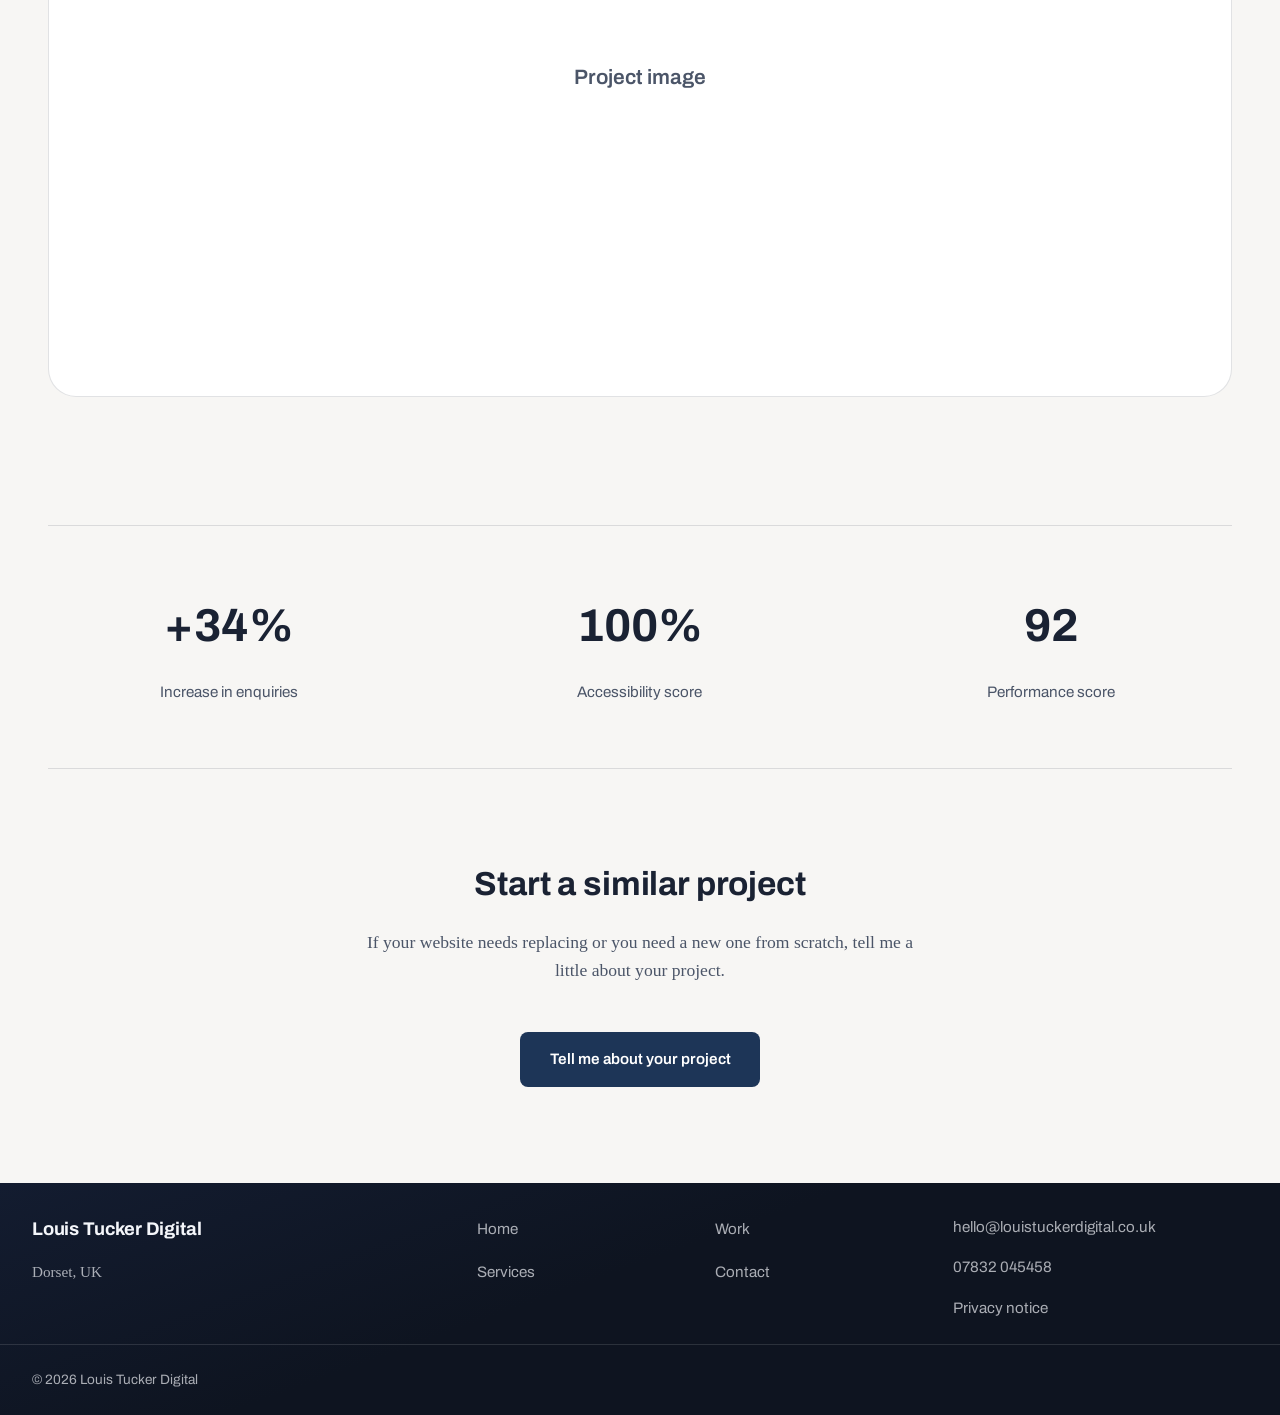
<file: case-studies/example/index.html>
<!DOCTYPE html>
<html lang="en-GB">
<head>
  <meta charset="UTF-8">
  <meta name="viewport" content="width=device-width, initial-scale=1.0">
  <meta http-equiv="Content-Security-Policy" content="default-src 'self'; style-src 'self' https://fonts.googleapis.com; font-src 'self' https://fonts.gstatic.com; script-src 'self'; img-src 'self' data:; connect-src 'self' https://formspree.io; form-action 'self' https://formspree.io; object-src 'none'; base-uri 'self'; frame-ancestors 'none';">
  <meta name="referrer" content="strict-origin-when-cross-origin">
  <meta name="robots" content="noindex, follow">

  <title>Case study | Louis Tucker Digital</title>
  <meta name="description" content="A closer look at a website project by Louis Tucker Digital.">
  <link rel="canonical" href="https://www.louistuckerdigital.co.uk/case-studies/example/">

  <meta property="og:type" content="website">
  <meta property="og:site_name" content="Louis Tucker Digital">
  <meta property="og:title" content="Case study | Louis Tucker Digital">
  <meta property="og:description" content="A closer look at a website project by Louis Tucker Digital.">
  <meta property="og:url" content="https://www.louistuckerdigital.co.uk/case-studies/example/">
  <meta property="og:image" content="https://www.louistuckerdigital.co.uk/assets/og-image.png">
  <meta property="og:locale" content="en_GB">
  <meta name="twitter:card" content="summary_large_image">
  <meta name="twitter:title" content="Case study | Louis Tucker Digital">
  <meta name="twitter:description" content="A closer look at a website project by Louis Tucker Digital.">
  <meta name="twitter:image" content="https://www.louistuckerdigital.co.uk/assets/og-image.png">

  <link rel="icon" type="image/svg+xml" href="../../assets/favicon.svg">

  <link rel="preconnect" href="https://fonts.googleapis.com">
  <link rel="preconnect" href="https://fonts.gstatic.com" crossorigin>
  <link href="https://fonts.googleapis.com/css2?family=Archivo:wght@400;500;600;700;800&display=swap" rel="stylesheet">

  <link rel="stylesheet" href="../../css/styles.css?v=207">
</head>
<body>
  <a class="skip-link" href="#main">Skip to content</a>

  <header class="site-header site-header-on-dark site-header-solid">
    <div class="container">
      <a class="brand brand-on-dark" href="../../index.html">
        Louis Tucker Digital
      </a>

      <button class="nav-toggle nav-toggle-on-dark" type="button" aria-expanded="false" aria-controls="main-nav" aria-label="Toggle menu">
        <span class="nav-toggle-bar"></span>
        <span class="nav-toggle-bar"></span>
        <span class="nav-toggle-bar"></span>
      </button>

      <nav class="main-nav main-nav-on-dark" id="main-nav" aria-label="Primary">
        <ul>
          <li><a href="../../index.html">Home</a></li>
          <li><a href="../../services/">Services</a></li>
          <li><a href="../../work/">Work</a></li>
        </ul>
      </nav>

      <a class="header-contact-btn" href="../../contact/">Contact</a>
    </div>
  </header>

  <main id="main" class="page-content-offset section-offwhite">
    <section class="section">
      <div class="container">
        <a class="text-link-subtle case-study-back" href="../../work/">&larr; Back to all work</a>

        <div class="section-head">
          <h1>A new website for a Dorset plumbing business</h1>

          <div class="case-study-helped">
            <p>How I helped:</p>
            <div class="showcase-tabs">
              <a class="showcase-tab" href="../../services/#showcase-jump">Small business websites</a>
              <a class="showcase-tab" href="../../services/#showcase-jump">Photography</a>
              <a class="showcase-tab" href="../../services/#showcase-jump">CMS setup</a>
            </div>
          </div>
        </div>

        <div class="case-study-placeholder">
          <span class="showcase-visual-label">Project image</span>
        </div>

        <div class="case-study-overview">
          <div>
            <h2>Project overview</h2>
            <dl class="case-study-facts">
              <div class="case-study-fact">
                <dt>Service</dt>
                <dd>Small business website</dd>
              </div>
              <div class="case-study-fact">
                <dt>Pages</dt>
                <dd>5</dd>
              </div>
              <div class="case-study-fact">
                <dt>CMS</dt>
                <dd>Sanity</dd>
              </div>
              <div class="case-study-fact">
                <dt>Timescale</dt>
                <dd>2 weeks</dd>
              </div>
              <div class="case-study-fact">
                <dt>Location</dt>
                <dd>Dorset</dd>
              </div>
            </dl>
          </div>

          <div>
            <h2>A clearer online presence for a growing local business</h2>
            <p>The business had an older website that was hard to navigate and no longer reflected the quality of its services. It needed a clearer, more professional site that gave potential customers confidence from the first visit.</p>

            <h2>The brief</h2>
            <p>Build a simple, modern website that explains the company&rsquo;s services clearly, works well across devices and makes it easy to get in touch.</p>

            <h2>Scope</h2>
            <div class="case-study-scope showcase-tabs">
              <span class="showcase-tab">5-page website</span>
              <span class="showcase-tab">Responsive design</span>
              <span class="showcase-tab">Contact form</span>
              <span class="showcase-tab">Basic SEO</span>
              <span class="showcase-tab">CMS</span>
            </div>
          </div>
        </div>

        <div class="case-study-image-grid">
          <div class="case-study-placeholder case-study-placeholder-tile">
            <span class="showcase-visual-label">Project image</span>
          </div>
          <div class="case-study-placeholder case-study-placeholder-tile">
            <span class="showcase-visual-label">Project image</span>
          </div>
        </div>

        <div class="case-study-approach">
          <div>
            <h2>Designed around how customers use the site</h2>
            <p>The priority was a clear, fast site with a simple design that suited the business.</p>
          </div>

          <div>
            <p>I simplified the navigation so visitors could understand the services quickly and move between the main pages. I also made contact details and enquiry options easier to find.</p>
            <p>The site was built for desktop, tablet and mobile, with performance and accessibility considered throughout. I reorganised the content, selected imagery to support the design and configured the CMS so the client could update selected content after launch.</p>
          </div>
        </div>

        <div class="case-study-improvements">
          <h2>Key improvements</h2>
          <div class="showcase-tabs">
            <span class="showcase-tab">Simplified navigation</span>
            <span class="showcase-tab">Clearer calls to action</span>
            <span class="showcase-tab">Responsive layout</span>
            <span class="showcase-tab">Clearer content structure</span>
            <span class="showcase-tab">Performance optimisation</span>
            <span class="showcase-tab">CMS setup</span>
          </div>
        </div>

        <div class="case-study-placeholder">
          <span class="showcase-visual-label">Project image</span>
        </div>

        <div class="case-study-results">
          <div class="case-study-result">
            <span class="case-study-result-figure">+34%</span>
            <span class="case-study-result-label">Increase in enquiries</span>
          </div>
          <div class="case-study-result">
            <span class="case-study-result-figure">100%</span>
            <span class="case-study-result-label">Accessibility score</span>
          </div>
          <div class="case-study-result">
            <span class="case-study-result-figure">92</span>
            <span class="case-study-result-label">Performance score</span>
          </div>
        </div>

        <div class="cta-section">
          <h2>Start a similar project</h2>
          <p>If your website needs replacing or you need a new one from scratch, tell me a little about your project.</p>
          <a class="btn btn-primary" href="../../contact/">Tell me about your project</a>
        </div>
      </div>
    </section>
  </main>

  <footer class="site-footer site-footer-dark">
    <div class="container footer-dark-grid">
      <div class="footer-dark-brand">
        <a class="brand brand-on-dark" href="../../index.html">Louis Tucker Digital</a>
        <p class="footer-dark-location">Dorset, UK</p>
      </div>

      <nav class="footer-dark-nav" aria-label="Footer">
        <ul>
          <li><a href="../../index.html">Home</a></li>
          <li><a href="../../services/">Services</a></li>
        </ul>
        <ul>
          <li><a href="../../work/">Work</a></li>
          <li><a href="../../contact/">Contact</a></li>
        </ul>
      </nav>

      <div class="footer-dark-contact">
        <a href="mailto:hello@louistuckerdigital.co.uk">hello@louistuckerdigital.co.uk</a>
        <a href="tel:+447832045458">07832 045458</a>
        <a href="../../privacy/">Privacy notice</a>
      </div>
    </div>

    <div class="container footer-dark-bottom">
      <p>&copy; <span id="year">2026</span> Louis Tucker Digital</p>
    </div>
  </footer>

  <script src="../../js/main.js?v=3"></script>
</body>
</html>
</file>
<file: css/styles.css>
/*
  Louis Tucker Digital
  Design direction: an editorial, ledger-like layout for a solo web developer.
  White ground, alternating with a subtly blue-tinted light grey, single
  navy accent used sparingly (primary button, links, one hero line).
  Archivo for headings and UI chrome, paired with a plain serif for
  body copy to give the editorial feel real typographic contrast.
  No cards, no icon tiles, no gradients.

  Header is a light, understated bar rather than a solid colour block,
  and closing CTAs sit in a soft rounded panel instead of full-bleed
  colour, so the accent reads as considered rather than shouted.
*/

@font-face {
  font-family: "Archivo";
  font-style: normal;
  font-weight: 400 800;
  font-display: swap;
  src: url("../assets/fonts/archivo-variable.woff2") format("woff2");
}

:root {
  --color-bg: #ffffff;
  --color-bg-alt: #eef1f6;
  --color-ink: #1a2233;
  --color-ink-soft: #4b5568;
  --color-ink-faint: #646d7d;
  --color-accent: #1d3557;
  --color-accent-tint: #e6eaf1;
  --color-rule: rgba(26, 34, 51, 0.13);
  --color-rule-strong: rgba(26, 34, 51, 0.24);

  --color-dark: #0e1420;
  --color-dark-alt: #171f2e;
  --color-dark-rule: rgba(255, 255, 255, 0.12);
  --color-on-dark: #f4f6fa;
  --color-on-dark-soft: rgba(244, 246, 250, 0.68);
  --gradient-dark-panel: linear-gradient(160deg, #131c30 0%, var(--color-dark) 45%, var(--color-dark) 100%);

  --color-error: #a3352c;
  --color-error-ink: #7a241d;
  --color-error-bg: #f6e9e7;
  --color-offwhite: #f7f6f4;

  --font-heading: "Archivo", "Segoe UI", sans-serif;
  --font-body: "Georgia", "Iowan Old Style", "Palatino Linotype", serif;
  --font-ui: "Archivo", "Segoe UI", sans-serif;

  --space-1: 0.5rem;
  --space-2: 1rem;
  --space-3: 1.5rem;
  --space-4: 2rem;
  --space-5: 3rem;
  --space-6: 4rem;
  --space-7: 6rem;
  --space-8: 8rem;

  --max-width: 100rem;
  --measure: 38rem;
  --radius: 8px;
  --radius-panel: 28px;
  --header-height: 5.5rem;
}

/* Reset a hierarchy of the usual suspects, not everything, so browser
   defaults we actually rely on (focus rings, form controls) stay intact. */
*,
*::before,
*::after {
  box-sizing: border-box;
}

html {
  scroll-behavior: smooth;
  overflow-x: hidden;
}

@media (prefers-reduced-motion: reduce) {
  html {
    scroll-behavior: auto;
  }
  * {
    animation-duration: 0.01ms !important;
    animation-iteration-count: 1 !important;
    transition-duration: 0.01ms !important;
  }
}

body {
  margin: 0;
  background: var(--color-bg);
  color: var(--color-ink);
  font-family: var(--font-body);
  font-size: 1.0625rem;
  line-height: 1.6;
  -webkit-font-smoothing: antialiased;
  overflow-x: hidden;
}

h1,
h2,
h3,
h4 {
  font-family: var(--font-heading);
  font-weight: 700;
  line-height: 1.15;
  margin: 0;
  color: var(--color-ink);
}

h1 {
  font-size: clamp(2.15rem, 3.6vw, 3rem);
  letter-spacing: -0.01em;
}

h2 {
  font-size: clamp(1.7rem, 2.6vw, 2.1rem);
  letter-spacing: -0.005em;
}

h3 {
  font-size: 1.35rem;
}

p {
  margin: 0 0 1em;
}

a {
  color: var(--color-accent);
  text-decoration-thickness: 1px;
  text-underline-offset: 0.15em;
}

a:hover {
  text-decoration-thickness: 2px;
}

img {
  max-width: 100%;
  display: block;
}

img[hidden] {
  display: none;
}

/* Visible keyboard focus everywhere, including on custom controls. */
a:focus-visible,
button:focus-visible,
input:focus-visible,
select:focus-visible,
textarea:focus-visible {
  outline: 2px solid var(--color-accent);
  outline-offset: 3px;
}

/* The navy focus ring above fails contrast on dark sections (header,
   dark tiles, footer), so those swap to a light outline instead. */
.site-header-on-dark a:focus-visible,
.site-header-on-dark button:focus-visible,
.tile-section-dark a:focus-visible,
.tile-section-dark button:focus-visible,
.site-footer-dark a:focus-visible,
.site-footer-dark button:focus-visible {
  outline-color: var(--color-on-dark);
}

.container {
  width: 100%;
  max-width: var(--max-width);
  margin: 0 auto;
  padding: 0 clamp(var(--space-2), 3vw, var(--space-4));
}

.measure {
  max-width: var(--measure);
}

.measure-wide {
  max-width: 60%;
}

.measure h2 {
  margin-top: var(--space-5);
  margin-bottom: var(--space-3);
}

.measure-p-spaced {
  margin-bottom: var(--space-3);
}

.measure h2:first-child {
  margin-top: 0;
}

.skip-link {
  position: absolute;
  left: -999px;
  top: auto;
  background: var(--color-ink);
  color: var(--color-bg);
  padding: var(--space-2) var(--space-3);
  z-index: 1000;
  font-family: var(--font-ui);
}

.skip-link:focus {
  left: var(--space-2);
  top: var(--space-2);
}

.sr-only {
  position: absolute;
  width: 1px;
  height: 1px;
  padding: 0;
  margin: -1px;
  overflow: hidden;
  clip: rect(0, 0, 0, 0);
  white-space: nowrap;
  border: 0;
}

/* ---------- Buttons ---------- */

.btn {
  display: inline-flex;
  align-items: center;
  gap: 0.5em;
  font-family: var(--font-ui);
  font-weight: 600;
  font-size: 0.95rem;
  padding: 0.95em 1.9em;
  border-radius: var(--radius);
  border: 1px solid transparent;
  cursor: pointer;
  text-decoration: none;
  transition: background-color 0.15s ease, color 0.15s ease, border-color 0.15s ease, transform 0.12s ease-out;
}

.btn:active {
  transform: scale(0.97);
}

.btn-primary {
  background: var(--color-accent);
  color: #ffffff;
}

.btn-primary:hover {
  background: #142944;
  text-decoration: none;
}

/* ---------- Header ---------- */

.site-header {
  background: var(--color-bg);
  border-bottom: 1px solid var(--color-rule);
}

.site-header-on-dark {
  background: transparent;
  border-bottom: none;
  position: fixed;
  top: 0;
  left: 0;
  right: 0;
  z-index: 20;
  transition: background-color 0.25s ease, backdrop-filter 0.25s ease, border-color 0.25s ease;
}

.site-header-on-dark.is-scrolled,
.site-header-solid {
  background: rgba(14, 20, 32, 0.72);
  backdrop-filter: blur(10px);
  -webkit-backdrop-filter: blur(10px);
  border-bottom: 1px solid var(--color-dark-rule);
}

.page-content-offset {
  padding-top: var(--header-height, 5.5rem);
}

.site-header .container {
  display: grid;
  grid-template-columns: auto 1fr auto;
  align-items: center;
  gap: var(--space-4);
  padding-top: 0.75rem;
  padding-bottom: 0.75rem;
}

.brand {
  display: inline-flex;
  align-items: center;
  font-family: var(--font-heading);
  font-weight: 700;
  font-size: 1.15rem;
  color: var(--color-ink);
  text-decoration: none;
  letter-spacing: -0.01em;
}

.brand:hover {
  text-decoration: none;
  color: var(--color-accent);
}

.brand-on-dark {
  color: var(--color-on-dark);
}

.brand-on-dark:hover {
  color: var(--color-on-dark);
  opacity: 0.8;
}

.main-nav {
  display: flex;
  align-items: center;
  justify-content: center;
  gap: var(--space-4);
}

.main-nav ul {
  list-style: none;
  display: flex;
  gap: var(--space-5);
  margin: 0;
  padding: 0;
}

@media (min-width: 901px) {
  .main-nav ul li:last-child {
    display: none;
  }
}

.main-nav a {
  font-family: var(--font-ui);
  font-weight: 500;
  font-size: 0.95rem;
  color: var(--color-ink-soft);
  text-decoration: none;
  display: inline-block;
  padding: 0.5em 0.1em;
}

.main-nav a:hover {
  color: var(--color-accent);
}

.main-nav a[aria-current="page"] {
  color: var(--color-accent);
  font-weight: 700;
}

.main-nav-on-dark a {
  color: var(--color-on-dark-soft);
}

.main-nav-on-dark a:hover {
  color: var(--color-on-dark);
}

.main-nav-on-dark a[aria-current="page"] {
  color: var(--color-on-dark);
  font-weight: 700;
}

.header-contact-btn {
  display: inline-flex;
  align-items: center;
  justify-self: end;
  padding: 0.6em 1.6em;
  border-radius: var(--radius);
  background-color: #ffffff;
  color: #000000 !important;
  font-family: var(--font-ui);
  font-weight: 600;
  font-size: 0.95rem;
  text-decoration: none;
  transition: background-color 0.15s ease, transform 0.12s ease-out;
}

.header-contact-btn:active {
  transform: scale(0.97);
}

.header-contact-btn:hover {
  background-color: #e6eaf1;
  color: #000000 !important;
  text-decoration: none;
}

.nav-toggle {
  display: none;
  align-items: center;
  justify-content: center;
  width: 44px;
  height: 44px;
  background: none;
  border: 1px solid var(--color-rule-strong);
  border-radius: var(--radius);
  padding: 0;
  cursor: pointer;
}

.nav-toggle-on-dark {
  border-color: var(--color-dark-rule);
}

.nav-toggle-on-dark .nav-toggle-icon {
  color: var(--color-on-dark);
}

.nav-toggle-icon {
  width: 24px;
  height: 24px;
  color: var(--color-ink);
}

.nav-toggle-icon-close {
  display: none;
}

.nav-toggle[aria-expanded="true"] .nav-toggle-icon-menu {
  display: none;
}

.nav-toggle[aria-expanded="true"] .nav-toggle-icon-close {
  display: block;
}

/* ---------- Hero ---------- */

.hero-wrap {
  background: radial-gradient(120% 140% at 15% 0%, #131c30 0%, #090d15 55%, #090d15 100%);
  padding-bottom: var(--space-8);
  margin-top: calc(-1 * var(--header-height, 5.5rem));
  position: relative;
  overflow: hidden;
}

.hero-wrap::before {
  content: "";
  position: absolute;
  inset: 0;
  background-image: url("../assets/hero-background.webp");
  background-size: cover;
  background-position: center;
  background-repeat: no-repeat;
  opacity: 0.45;
  z-index: 0;
}

.hero {
  padding: calc(var(--header-height, 5.5rem) + var(--space-6)) 0 var(--space-6);
  height: calc(100vh - (var(--space-8) - var(--space-7)));
  min-height: calc(100vh - (var(--space-8) - var(--space-7)));
  display: flex;
  align-items: stretch;
  position: relative;
  z-index: 1;
  box-sizing: border-box;
}

.hero-wrap-services .hero {
  padding-top: calc(var(--header-height, 5.5rem) + var(--space-6) + var(--space-5));
  padding-bottom: var(--space-6);
  height: calc(100vh - (var(--space-8) - var(--space-7)));
  min-height: calc(100vh - (var(--space-8) - var(--space-7)));
  overflow: hidden;
  box-sizing: border-box;
}

.hero h1,
.hero-content h1 {
  color: var(--color-on-dark);
  font-size: clamp(2.6rem, 4.4vw, 3.6rem);
  max-width: none;
}

.hero-grid {
  display: grid;
  grid-template-columns: 1fr;
  align-items: end;
  width: 100%;
}

.hero-content {
  max-width: clamp(28rem, 65vw - 10rem, 50%);
}

.hero-lede {
  font-size: 1.2rem;
  max-width: 34rem;
  color: rgba(242, 241, 238, 0.95);
  align-self: auto;
  justify-self: auto;
  margin: var(--space-4) 0 0;
  padding-bottom: 0;
}

.hero-label {
  display: flex;
  align-items: center;
  gap: 0.5em;
  font-family: var(--font-ui);
  font-size: 0.9rem;
  color: rgba(242, 241, 238, 0.95);
  margin: 0 0 var(--space-3);
}

.hero-label svg {
  width: 18px;
  height: 18px;
  flex-shrink: 0;
  color: rgba(242, 241, 238, 0.95);
}

/* ---------- Hero meta row (credibility markers) ---------- */

.hero-meta {
  display: flex;
  flex-wrap: wrap;
  gap: var(--space-4);
  list-style: none;
  margin: 0 0 var(--space-3);
  padding: 0;
}

.hero-meta li {
  display: flex;
  align-items: center;
  gap: 0.5em;
  font-family: var(--font-ui);
  font-size: 0.9rem;
  color: rgba(242, 241, 238, 0.95);
}

.hero-meta svg {
  width: 18px;
  height: 18px;
  flex-shrink: 0;
  color: rgba(242, 241, 238, 0.95);
}

.error-code {
  font-size: 2.6rem;
  margin-bottom: var(--space-2);
}

/* ---------- Section scaffolding ---------- */

.section {
  padding: var(--space-7) 0;
}

.section-offwhite .container {
  padding-left: var(--space-5);
  padding-right: var(--space-5);
}

.section-head {
  max-width: 56rem;
  margin-bottom: var(--space-6);
}

#showcase-jump .section-head {
  margin-bottom: var(--space-4);
}

.section-head-tight {
  margin-bottom: var(--space-3);
}

.section-head-spaced {
  margin-top: var(--space-7);
}

.section-head h1,
.section-head h2 {
  font-size: clamp(1.9rem, 3vw, 2.5rem);
  margin-bottom: var(--space-3);
}

.section-head p {
  color: var(--color-ink-soft);
  font-size: 1.1rem;
  max-width: 48rem;
}

@media (min-width: 901px) {
  .section-head:has(.case-study-helped) {
    margin-bottom: var(--space-4);
  }
}

.case-study-helped {
  display: flex;
  align-items: center;
  flex-wrap: wrap;
  gap: var(--space-3);
}

.case-study-helped p {
  margin: 0;
}

.case-study-helped .showcase-tabs {
  margin-bottom: 0;
}

.case-study-placeholder {
  height: 40rem;
  border-radius: var(--radius-panel);
  background: #ffffff;
  border: 1px solid var(--color-rule);
  display: flex;
  align-items: center;
  justify-content: center;
  margin-top: var(--space-8);
  overflow: hidden;
}

.case-study-placeholder-image {
  width: auto;
  height: 100%;
  max-width: 100%;
  object-fit: contain;
  object-position: center;
}

.case-study-placeholder-image-zoom {
  transform: scale(1.25);
}

.case-study-placeholder-image-zoom-out {
  transform: scale(0.85);
}

.case-study-image-grid {
  display: grid;
  grid-template-columns: 1fr 1fr;
  gap: var(--space-4);
  margin-top: var(--space-8);
}

.case-study-placeholder-tile {
  height: auto;
  aspect-ratio: 3 / 2;
  margin-top: 0;
}

.case-study-placeholder-tile .case-study-placeholder-image {
  object-fit: cover;
  object-position: top;
  transform: scale(1.08);
}

.case-study-approach {
  display: grid;
  grid-template-columns: 1fr 1fr;
  gap: var(--space-8);
  margin-top: var(--space-8);
}

.case-study-approach h2 {
  margin-bottom: var(--space-3);
}

.case-study-approach p {
  color: var(--color-ink-soft);
}

.case-study-improvements {
  margin-top: var(--space-6);
  padding-top: var(--space-6);
  border-top: 1px solid var(--color-rule);
}

.case-study-improvements h2 {
  font-size: 1.35rem;
  margin-bottom: var(--space-4);
}

.case-study-results {
  display: grid;
  grid-template-columns: repeat(3, 1fr);
  gap: var(--space-5);
  margin-top: var(--space-8);
  padding: var(--space-6) 0;
  border-top: 1px solid var(--color-rule);
  border-bottom: 1px solid var(--color-rule);
}

.case-study-result {
  display: flex;
  flex-direction: column;
  align-items: center;
  text-align: center;
}

.case-study-result-figure {
  font-family: var(--font-heading);
  font-weight: 700;
  font-size: clamp(2.15rem, 3.6vw, 3rem);
  color: var(--color-ink);
}

.case-study-result-label {
  margin-top: var(--space-2);
  font-family: var(--font-ui);
  font-size: 0.95rem;
  color: var(--color-ink-soft);
}

.text-link-subtle {
  display: inline-block;
  font-family: var(--font-ui);
  font-size: 0.9rem;
  font-weight: 600;
  color: var(--color-ink-soft);
  text-decoration: none;
  transition: color 0.15s ease;
}

.text-link-subtle:hover {
  color: var(--color-ink);
}

.case-study-back {
  margin-bottom: var(--space-4);
}

.view-all-work {
  display: block;
  margin-top: var(--space-5);
  text-align: left;
}

.case-study-related {
  display: block;
  margin-top: var(--space-5);
}

.cta-section {
  max-width: 36rem;
  margin: var(--space-7) auto 0;
  text-align: center;
}

.cta-section p {
  color: var(--color-ink-soft);
  font-size: 1.1rem;
  margin: var(--space-3) 0 var(--space-5);
}

.case-study-overview {
  display: grid;
  grid-template-columns: 35fr 65fr;
  gap: var(--space-8);
  margin-top: var(--space-8);
}

.case-study-overview h2 {
  font-size: 1.6rem;
  margin-bottom: var(--space-4);
}

.case-study-overview h2:not(:first-child) {
  margin-top: var(--space-6);
}

.case-study-overview p {
  color: var(--color-ink-soft);
}

.case-study-scope.showcase-tabs,
.case-study-improvements .showcase-tabs {
  margin-bottom: 0;
}

.case-study-facts {
  margin: 0;
}

.case-study-fact {
  padding: var(--space-2) 0;
  border-bottom: 1px solid var(--color-rule);
}

.case-study-fact:first-child {
  padding-top: 0;
}

.case-study-fact dt {
  font-family: var(--font-ui);
  font-weight: 600;
  font-size: 1.1rem;
  color: var(--color-ink);
}

.case-study-fact dd {
  margin: 0.2em 0 0;
  font-size: 1.1rem;
  color: var(--color-ink-soft);
}

/* ---------- Process index number (home process tiles) ---------- */

.process-index {
  display: block;
  font-family: var(--font-heading);
  font-weight: 700;
  font-size: 1.8rem;
  color: var(--color-accent);
  margin-bottom: var(--space-2);
}

/* ---------- Services preview (home) ---------- */

.service-preview-list {
  border-top: 1px solid var(--color-rule);
}

.service-preview-item {
  display: flex;
  justify-content: space-between;
  align-items: baseline;
  gap: var(--space-4);
  padding: var(--space-3) 0;
  border-bottom: 1px solid var(--color-rule);
}

.service-preview-item h3 {
  font-size: 1.1rem;
}

/* ---------- Contact page ---------- */

.section-offwhite {
  background: var(--color-offwhite);
}

.section-offwhite .section {
  padding-top: calc(var(--space-7) - var(--space-3));
}

.contact-grid {
  display: grid;
  grid-template-columns: 1fr 1fr;
  gap: var(--space-8);
}

.contact-info h3 {
  margin-bottom: 0.5em;
}

.contact-info-block + .contact-info-block {
  margin-top: var(--space-5);
}

.contact-info-block p {
  color: var(--color-ink-soft);
}

.contact-info-block a {
  font-weight: 400;
  color: var(--color-ink-soft);
  text-decoration: none;
  transition: color 0.15s ease;
}

.contact-info-block a:hover {
  color: var(--color-ink);
}

form {
  display: flex;
  flex-direction: column;
  gap: var(--space-3);
}

.form-row {
  display: grid;
  grid-template-columns: 1fr 1fr;
  gap: var(--space-3);
}

.field {
  display: flex;
  flex-direction: column;
  gap: 0.4em;
}

.field label {
  font-family: var(--font-ui);
  font-size: 0.9rem;
  font-weight: 600;
  color: var(--color-ink);
}

.field .hint {
  font-size: 0.82rem;
  color: var(--color-ink-soft);
  font-family: var(--font-body);
}

.required-mark {
  color: var(--color-ink-soft);
  font-weight: 400;
}

input,
select,
textarea {
  font-family: var(--font-body);
  font-size: 1rem;
  padding: 0.75em 0.9em;
  border: 1px solid var(--color-rule-strong);
  border-radius: var(--radius);
  background: var(--color-bg);
  color: var(--color-ink);
}

textarea {
  resize: vertical;
  min-height: 8rem;
}

select {
  padding-right: 2.6em;
  appearance: none;
  -webkit-appearance: none;
  -moz-appearance: none;
  background-image: url("data:image/svg+xml,%3Csvg xmlns='http://www.w3.org/2000/svg' viewBox='0 0 24 24' fill='none' stroke='%234b5568' stroke-width='2' stroke-linecap='round' stroke-linejoin='round'%3E%3Cpath d='M6 9l6 6 6-6'/%3E%3C/svg%3E");
  background-repeat: no-repeat;
  background-position: right 1em center;
  background-size: 16px;
}

select:has(option[value=""]:checked) {
  color: var(--color-ink-faint);
}

select option {
  color: var(--color-ink);
}

.field.has-error input,
.field.has-error select,
.field.has-error textarea {
  border-color: var(--color-error);
}

.checkbox-field {
  border: none;
  padding: 0;
  margin: 0;
}

.checkbox-field legend {
  font-family: var(--font-ui);
  font-size: 0.9rem;
  font-weight: 600;
  color: var(--color-ink);
  padding: 0;
  margin-bottom: 0.6em;
}

.checkbox-group {
  display: grid;
  grid-template-columns: 1fr 1fr;
  gap: 0.6em var(--space-3);
}

label.checkbox-option {
  display: flex;
  align-items: center;
  gap: 0.6em;
  font-family: var(--font-body);
  font-size: 0.95rem;
  font-weight: 400;
  color: var(--color-ink);
  cursor: pointer;
}

.checkbox-option input {
  width: 1.1em;
  height: 1.1em;
  padding: 0;
  accent-color: var(--color-accent);
  cursor: pointer;
}

.field-error {
  font-size: 0.85rem;
  color: var(--color-error);
  display: none;
}

.field.has-error .field-error {
  display: block;
}

.form-status {
  padding: var(--space-2) var(--space-3);
  border-radius: var(--radius);
  font-size: 0.95rem;
  display: none;
}

.form-status.is-visible {
  display: block;
  opacity: 1;
  transform: translateY(0);
  transition: opacity 0.25s ease-out, transform 0.25s ease-out;

  @starting-style {
    opacity: 0;
    transform: translateY(-4px);
  }
}

@media (prefers-reduced-motion: reduce) {
  .form-status.is-visible {
    transform: none;

    @starting-style {
      transform: none;
    }
  }

  .main-nav.is-open {
    transform: none;

    @starting-style {
      transform: none;
    }
  }
}

.form-status.is-success {
  background: var(--color-accent-tint);
  color: var(--color-accent);
  border: 1px solid var(--color-accent);
}

.form-status.is-error {
  background: var(--color-error-bg);
  color: var(--color-error-ink);
  border: 1px solid var(--color-error);
}

.form-submit-row {
  display: flex;
  align-items: center;
  gap: var(--space-3);
  margin-top: var(--space-1);
}

.form-submit-row .hint {
  font-size: 0.85rem;
  color: var(--color-ink-soft);
}

/* honeypot field, hidden from sighted users and kept out of tab order */
.hp-field {
  position: absolute;
  left: -9999px;
  width: 1px;
  height: 1px;
  overflow: hidden;
}

.privacy-note {
  font-size: 0.82rem;
  color: var(--color-ink-soft);
  margin-top: var(--space-1);
}

/* ---------- Footer ---------- */

/* ---------- Tile sections (stacked, overlapping rounded panels) ---------- */

.tile-section {
  position: relative;
  z-index: 1;
  padding: var(--space-7) 0;
}

.tile-section .container {
  border-radius: var(--radius-panel);
  padding: var(--space-7) var(--space-5);
}

.tile-section-last {
  padding-bottom: var(--space-5);
}

.tile-section-last .container {
  padding-bottom: var(--space-5);
}

.tile-section-light {
  background: var(--color-offwhite);
  border-top: 1px solid var(--color-rule);
  border-bottom: 1px solid var(--color-rule);
  border-radius: var(--radius-panel) var(--radius-panel) 0 0;
}

.tile-section-light .container {
  padding-left: var(--space-5);
  padding-right: var(--space-5);
}

.tile-section-dark {
  background: var(--gradient-dark-panel);
  border-radius: var(--radius-panel) var(--radius-panel) 0 0;
}

.tile-section-dark .container {
  padding-left: var(--space-5);
  padding-right: var(--space-5);
  padding-bottom: var(--space-7);
}

.tile-section-dark .section-head h2 {
  color: var(--color-on-dark);
}

.tile-section-dark .section-head p {
  color: var(--color-on-dark-soft);
}

.tile-overlap {
  margin-top: calc(-1 * var(--space-7));
  padding-top: 0;
}

/* ---------- Offer carousel (home) ---------- */

.offer-carousel {
  position: relative;
  width: 100vw;
  margin-left: calc(50% - 50vw);
}

.offer-carousel-track {
  display: flex;
  gap: var(--space-3);
  overflow-x: auto;
  overflow-y: visible;
  scroll-snap-type: x mandatory;
  scroll-behavior: smooth;
  padding: var(--space-3) 0 var(--space-3);
  margin: calc(-1 * var(--space-3)) 0;
  scrollbar-width: none;
}

.offer-carousel-track::-webkit-scrollbar {
  display: none;
}

.offer-carousel-spacer {
  scroll-snap-align: start;
  flex: 0 0 auto;
  width: calc(50vw - 50% + var(--space-6) - var(--space-3));
}

.offer-card {
  scroll-snap-align: start;
  flex: 0 0 auto;
  width: 24rem;
  aspect-ratio: 1 / 1;
  display: flex;
  flex-direction: column;
  border-radius: calc(var(--radius) * 1.75);
  padding: var(--space-5);
  background: var(--color-bg);
  box-shadow: 0 16px 32px -24px rgba(26, 34, 51, 0.25);
  transition: transform 0.2s ease, box-shadow 0.2s ease;
  text-decoration: none;
}

.offer-card:hover {
  transform: translateY(-4px);
  box-shadow: 0 8px 16px -10px rgba(26, 34, 51, 0.35);
}

.offer-tag {
  display: inline-flex;
  align-items: center;
  gap: 0.5em;
  font-family: var(--font-ui);
  font-weight: 600;
  font-size: 0.85rem;
  color: var(--color-ink-soft);
  margin-bottom: var(--space-3);
}

.offer-tag-dot {
  width: 7px;
  height: 7px;
  border-radius: 50%;
  background: #3a6ea8;
  flex-shrink: 0;
}

.offer-card h3 {
  font-size: 1.9rem;
  margin-bottom: var(--space-2);
}

.offer-card p {
  color: var(--color-ink-soft);
  font-size: 1.1rem;
  margin: 0;
}

.offer-carousel-arrow {
  position: absolute;
  top: 45%;
  transform: translateY(-50%);
  width: 44px;
  height: 44px;
  border-radius: 50%;
  border: none;
  background: rgba(14, 20, 32, 0.35);
  backdrop-filter: blur(10px);
  -webkit-backdrop-filter: blur(10px);
  color: #ffffff;
  display: flex;
  align-items: center;
  justify-content: center;
  cursor: pointer;
  z-index: 2;
  transition: background-color 0.15s ease, opacity 0.15s ease;
}

.offer-carousel-arrow svg {
  width: 18px;
  height: 18px;
}

.offer-carousel-arrow:hover {
  background: rgba(14, 20, 32, 0.72);
}

.offer-carousel-arrow:disabled {
  cursor: default;
}

.offer-carousel-arrow:disabled:hover {
  background: rgba(14, 20, 32, 0.35);
}

.offer-carousel-arrow-prev {
  left: clamp(var(--space-2), 2.5vw, var(--space-3));
}

.offer-carousel-arrow-next {
  right: clamp(var(--space-2), 2.5vw, var(--space-3));
}

/* ---------- Showcase tabs (service preview swap) ---------- */

#showcase-jump,
#process-steps-jump {
  scroll-margin-top: var(--header-height, 5.5rem);
}

.showcase-tabs {
  display: flex;
  flex-wrap: wrap;
  gap: var(--space-2);
  margin-bottom: var(--space-6);
}

.showcase-tab {
  display: inline-flex;
  align-items: center;
  font-family: var(--font-ui);
  font-weight: 600;
  font-size: 0.9rem;
  color: var(--color-ink-soft);
  background: transparent;
  border: 1px solid var(--color-rule);
  border-radius: 999px;
  padding: 0.65em 1.3em;
  cursor: pointer;
  text-decoration: none;
  transition: background-color 0.15s ease, color 0.15s ease, border-color 0.15s ease, transform 0.12s ease-out;
}

.showcase-tab:hover {
  background: var(--color-accent);
  color: #ffffff;
  border-color: var(--color-accent);
}

.showcase-tab:active {
  transform: scale(0.97);
}

.showcase-tab.is-active {
  background: var(--color-accent);
  color: #ffffff;
  border-color: var(--color-accent);
}

.showcase-visual {
  position: relative;
  min-height: 40rem;
  border-radius: var(--radius-panel);
  background: #ffffff;
  border: 1px solid var(--color-rule);
  display: flex;
  align-items: center;
  justify-content: center;
  overflow: hidden;
  text-decoration: none;
  transition: transform 0.2s ease, box-shadow 0.2s ease;
}

.showcase-visual:hover {
  transform: translateY(-4px);
  box-shadow: 0 8px 16px -10px rgba(26, 34, 51, 0.35);
}

.showcase-visual.is-static {
  cursor: default;
}

.showcase-visual.is-static:hover {
  transform: none;
  box-shadow: none;
}

.showcase-visual-label {
  font-family: var(--font-ui);
  font-weight: 600;
  color: var(--color-ink-soft);
  font-size: 1.3rem;
}

a.showcase-visual > .showcase-visual-label {
  position: absolute;
  inset: 0;
  display: flex;
  align-items: center;
  justify-content: center;
  text-align: center;
  padding: var(--space-3);
}

a.showcase-visual > .showcase-visual-label[hidden] {
  display: none;
}

.showcase-visual-image {
  width: auto;
  height: 100%;
  max-width: 100%;
  object-fit: contain;
  object-position: center;
  transform: scale(0.85);
}

.showcase-visual-grid-featured .showcase-visual-image {
  transform: scale(0.95);
}

.showcase-detail ~ a.showcase-visual .showcase-visual-image {
  transform: scale(0.9);
}

.showcase-visual-overlay {
  position: absolute;
  inset: 0;
  display: flex;
  flex-direction: column;
  justify-content: flex-end;
  padding: var(--space-3);
  background: linear-gradient(
    to top,
    rgba(14, 20, 32, 0.92) 0%,
    rgba(14, 20, 32, 0.72) 12%,
    rgba(14, 20, 32, 0.48) 24%,
    rgba(14, 20, 32, 0.28) 36%,
    rgba(14, 20, 32, 0.14) 50%,
    rgba(14, 20, 32, 0.05) 65%,
    rgba(14, 20, 32, 0) 82%
  );
  opacity: 0;
  transition: opacity 0.2s ease;
}

.showcase-visual:hover .showcase-visual-overlay {
  opacity: 1;
}

.showcase-visual-overlay h3 {
  font-size: 1.15rem;
  color: var(--color-on-dark);
  margin: 0 0 0.2em;
}

.showcase-visual-overlay p {
  font-size: 0.95rem;
  color: var(--color-on-dark-soft);
  margin: 0;
}

.showcase-narrow .showcase-visual {
  width: 44rem;
  max-width: 100%;
  height: 32rem;
  min-height: 0;
  margin-left: auto;
}

.showcase-visual-grid {
  display: grid;
  grid-template-columns: 1fr 1fr;
  gap: var(--space-4);
}

.showcase-visual-group {
  display: none;
}

.showcase-visual-group.is-active {
  display: contents;
}

.showcase-visual-grid.is-all .showcase-visual-group {
  display: contents;
}

.showcase-visual-grid .showcase-visual {
  width: 100%;
  height: auto;
  aspect-ratio: 3 / 2;
  min-height: 0;
  margin-left: 0;
}

.showcase-body {
  display: grid;
  grid-template-columns: 1fr auto;
  gap: var(--space-7);
  align-items: start;
}

/* ---------- Add-on services list ---------- */

.addon-list {
  border-top: 1px solid var(--color-rule);
}

.addon-row {
  display: grid;
  grid-template-columns: 3fr 7fr;
  gap: var(--space-5);
  padding: var(--space-3) 0;
  border-bottom: 1px solid var(--color-rule);
  align-items: center;
}

.addon-name {
  align-self: start;
}

.addon-name h3 {
  font-size: 1.05rem;
  margin-bottom: 0.2em;
}

.addon-price {
  display: block;
  font-family: var(--font-body);
  font-style: italic;
  font-size: 0.9rem;
  color: var(--color-ink-soft);
}

.addon-desc {
  color: var(--color-ink-soft);
  margin: 0;
}

/* ---------- Process steps list ---------- */

.process-steps {
  margin-top: var(--space-6);
  border-top: 1px solid var(--color-rule);
}

.process-step {
  padding: var(--space-4) 0;
  border-bottom: 1px solid var(--color-rule);
}

.process-step h3 {
  display: flex;
  align-items: baseline;
  gap: var(--space-2);
  font-size: 1.3rem;
  margin-bottom: var(--space-2);
}

.process-step-index {
  font-family: var(--font-ui);
  font-weight: 600;
  font-size: 0.9rem;
  color: var(--color-ink-faint);
}

.process-step p {
  color: var(--color-ink-soft);
  max-width: 85%;
  margin: 0;
}

.showcase-detail {
  position: relative;
}

.showcase-detail-panel {
  display: none;
}

.showcase-detail-panel.is-active {
  display: block;
}

.showcase-detail-index {
  display: block;
  font-family: var(--font-ui);
  font-weight: 600;
  font-size: 1rem;
  color: var(--color-ink-faint);
  margin-bottom: var(--space-2);
}

.showcase-detail-panel h2 {
  font-size: 1.6rem;
  margin-bottom: var(--space-3);
}

.showcase-visual-title {
  font-size: 1.35rem;
}

.showcase-detail-panel p {
  font-size: 1.1rem;
  color: var(--color-ink-soft);
  margin: 0 0 var(--space-3);
}

.showcase-detail-tags {
  font-family: var(--font-body);
  font-weight: 400;
  font-size: 0.9rem;
  color: var(--color-ink-soft);
  margin: 0 0 var(--space-3);
}

.showcase-detail-price {
  font-family: var(--font-ui);
  font-weight: 700;
  font-size: 1.25rem;
  color: var(--color-ink);
  margin: 0 0 var(--space-3);
}

/* ---------- Offer split (dark tile, two column) ---------- */

.offer-split {
  display: grid;
  grid-template-columns: 0.85fr 1.4fr;
  gap: var(--space-7);
  align-items: start;
}

.offer-split-intro h2 {
  color: var(--color-on-dark);
  font-size: clamp(1.9rem, 3vw, 2.5rem);
  margin-bottom: var(--space-4);
}

.offer-split-intro p {
  color: var(--color-on-dark-soft);
  font-size: 1.05rem;
  margin: 0 0 var(--space-3);
}

.offer-split-intro p:last-child {
  margin-bottom: 0;
}

/* ---------- Accordion (dark tile) ---------- */

.accordion {
  border-top: 1px solid var(--color-dark-rule);
}

.accordion-item {
  border-bottom: 1px solid var(--color-dark-rule);
}

.accordion-trigger {
  width: 100%;
  display: flex;
  align-items: center;
  gap: var(--space-3);
  background: none;
  border: none;
  cursor: pointer;
  padding: var(--space-4) var(--space-2);
  font-family: var(--font-ui);
  color: var(--color-on-dark);
  text-align: left;
}

.accordion-trigger span:first-child {
  flex: 1;
  font-weight: 600;
  font-size: 1.4rem;
}

.accordion-icon {
  width: 20px;
  height: 20px;
  flex-shrink: 0;
  color: var(--color-on-dark-soft);
  transition: transform 0.2s ease;
}

.accordion-item.is-open .accordion-icon {
  transform: rotate(180deg);
}

.accordion-panel {
  display: grid;
  grid-template-rows: 0fr;
  overflow: hidden;
  transition: grid-template-rows 0.2s ease;
}

.accordion-item.is-open .accordion-panel {
  grid-template-rows: 1fr;
}

.accordion-panel-inner {
  overflow: hidden;
}

.accordion-panel > p,
.accordion-panel-inner > p {
  color: var(--color-on-dark-soft);
  max-width: 42rem;
  margin: 0;
  padding: 0 var(--space-2);
}

.accordion-panel > p {
  overflow: hidden;
  min-height: 0;
}

.accordion-panel-inner > p + p {
  margin-top: 1em;
}

.accordion-item.is-open .accordion-panel > p,
.accordion-item.is-open .accordion-panel-inner {
  padding-bottom: var(--space-4);
}

/* ---------- Process tiles (home, light tile) ---------- */

.process-tiles {
  display: grid;
  grid-template-columns: repeat(4, 1fr);
  gap: var(--space-3);
}

.process-tile {
  display: block;
  border-radius: var(--radius);
  padding: var(--space-4);
  background: var(--color-bg);
  box-shadow: 0 16px 32px -24px rgba(26, 34, 51, 0.25);
  transition: transform 0.2s ease, box-shadow 0.2s ease;
  text-decoration: none;
}

.process-tile:hover {
  transform: translateY(-4px);
  box-shadow: 0 8px 16px -10px rgba(26, 34, 51, 0.35);
}

.process-tile .process-index {
  margin-bottom: var(--space-2);
}

.process-tile h3 {
  font-size: 1.1rem;
  margin-bottom: 0.4em;
}

.process-tile p {
  color: var(--color-ink-soft);
  margin: 0;
  font-size: 0.95rem;
}

/* ---------- Footer tile ---------- */

.site-footer {
  border-top: none;
  background: transparent;
  padding: 0 0 var(--space-5);
}

.site-footer-dark {
  background: var(--gradient-dark-panel);
  padding: var(--space-4) 0 var(--space-3);
}

.footer-dark-grid {
  display: grid;
  grid-template-columns: 1.4fr 0.7fr 0.7fr 1fr;
  gap: var(--space-4);
  padding-bottom: var(--space-3);
  border-bottom: 1px solid var(--color-dark-rule);
}

.footer-dark-brand .brand-on-dark {
  font-size: 1.15rem;
}

.footer-dark-location {
  margin: var(--space-2) 0 0;
  color: var(--color-on-dark-soft);
  font-size: 0.95rem;
}

.footer-dark-nav {
  display: contents;
}

.footer-dark-nav ul {
  list-style: none;
  margin: 0;
  padding: 0;
  display: flex;
  flex-direction: column;
  gap: var(--space-2);
}

.footer-dark-nav a {
  font-family: var(--font-ui);
  font-size: 0.95rem;
  color: var(--color-on-dark-soft);
  text-decoration: none;
}

.footer-dark-nav a:hover {
  color: var(--color-on-dark);
}

.footer-dark-contact {
  display: flex;
  flex-direction: column;
  align-items: flex-start;
  gap: var(--space-2);
}

.footer-dark-contact a {
  font-family: var(--font-ui);
  font-size: 0.95rem;
  color: var(--color-on-dark-soft);
  text-decoration: none;
}

.footer-dark-contact a:hover {
  color: var(--color-on-dark);
}

.footer-dark-bottom {
  padding-top: var(--space-3);
}

.footer-dark-bottom p {
  margin: 0;
  color: var(--color-on-dark-soft);
  font-size: 0.85rem;
  font-family: var(--font-ui);
}

/* ---------- Responsive ---------- */

@media (max-width: 900px) {
  .hero,
  .hero-wrap-services .hero {
    padding-top: calc(var(--header-height, 5.5rem) + var(--space-6) + var(--space-5) + (var(--space-3) * 0.75));
    padding-bottom: var(--space-6);
  }

  .offer-carousel-spacer {
    scroll-snap-align: none;
    width: calc((100vw - 84vw) / 2);
  }

  .offer-card {
    scroll-snap-align: center;
    width: 84vw;
    max-width: 24rem;
    padding: var(--space-4);
  }

  .offer-card h3 {
    font-size: 1.5rem;
  }

  .offer-card p {
    font-size: 1rem;
  }

  .measure-wide {
    max-width: 100%;
  }

  .measure h2 {
    margin-top: var(--space-5);
  }

  .section:has(.measure-wide) {
    padding-bottom: var(--space-5);
  }

  .showcase-tabs[role="tablist"] {
    flex-wrap: nowrap;
    overflow-x: auto;
    overflow-y: visible;
    scrollbar-width: none;
    padding-bottom: 2px;
    margin-bottom: var(--space-4);
  }

  .showcase-tabs[role="tablist"]::-webkit-scrollbar {
    display: none;
  }

  .showcase-tabs[role="tablist"] .showcase-tab {
    flex: 0 0 auto;
  }

  .showcase-body {
    grid-template-columns: 1fr;
    gap: var(--space-4);
  }

  .showcase-body a.showcase-visual {
    order: -1;
  }

  .showcase-detail ~ a.showcase-visual .showcase-visual-image:not(.is-hosting) {
    transform: scale(1.05);
  }

  .showcase-narrow .showcase-visual {
    width: 100%;
    height: auto;
    aspect-ratio: 4 / 3;
    margin-left: 0;
  }

  .showcase-visual {
    min-height: 0;
    height: auto;
    aspect-ratio: 4 / 3;
  }

  .showcase-visual-grid {
    grid-template-columns: 1fr;
  }

  .addon-row {
    grid-template-columns: 1fr;
    gap: var(--space-2);
  }

  .offer-split {
    grid-template-columns: 1fr;
    gap: var(--space-5);
  }

  .case-study-overview {
    grid-template-columns: 1fr;
    gap: var(--space-5);
    margin-top: var(--space-4);
  }

  .case-study-image-grid {
    grid-template-columns: 1fr;
    gap: var(--space-1);
    margin-top: var(--space-4);
  }

  .case-study-approach {
    grid-template-columns: 1fr;
    gap: var(--space-2);
    margin-top: var(--space-5);
  }

  .case-study-improvements {
    margin-top: var(--space-3);
    padding-top: var(--space-3);
  }

  .case-study-results {
    grid-template-columns: 1fr;
    gap: var(--space-4);
    margin-top: var(--space-6);
    padding: var(--space-5) 0 var(--space-6);
  }

  .case-study-result-label {
    margin-top: 0.35rem;
  }

  .case-study-related {
    margin-top: var(--space-5);
  }

  .footer-dark-grid {
    grid-template-columns: 1fr 1fr;
    column-gap: var(--space-4);
    row-gap: var(--space-2);
  }

  .footer-dark-brand,
  .footer-dark-contact {
    grid-column: 1 / -1;
  }

  .footer-dark-location {
    margin-top: 0.25rem;
  }

  .footer-dark-contact {
    display: grid;
    grid-template-columns: 1fr 1fr;
    column-gap: var(--space-4);
    row-gap: var(--space-2);
  }

  .footer-dark-contact a:last-child {
    grid-column: 1 / -1;
  }

  .contact-grid {
    grid-template-columns: 1fr;
    gap: var(--space-5);
  }

  .contact-grid .contact-info {
    order: -1;
  }

  .hero,
  .hero-wrap-services .hero {
    min-height: 0;
    height: auto;
  }

  .hero-content {
    max-width: none;
  }

  .hero-lede {
    max-width: none;
  }

  .process-tiles {
    grid-template-columns: repeat(2, 1fr);
  }

  .tile-section .container {
    padding: var(--space-5) var(--space-4);
  }

  .section-offwhite .container {
    padding-left: var(--space-4);
    padding-right: var(--space-4);
  }

  .site-header .container {
    display: flex;
    flex-wrap: wrap;
  }

  .main-nav {
    display: none;
    width: 100%;
    order: 3;
    flex-direction: column;
    align-items: stretch;
    justify-content: flex-start;
    gap: 0;
  }

  .main-nav.is-open {
    display: flex;
    opacity: 1;
    transform: translateY(0);
    transition: opacity 0.2s ease-out, transform 0.2s ease-out;

    @starting-style {
      opacity: 0;
      transform: translateY(-8px);
    }
  }

  .main-nav ul {
    flex-direction: column;
    gap: var(--space-2);
    padding: 0;
    margin-top: 0;
  }

  .header-contact-btn {
    display: none;
  }

  .nav-toggle {
    display: inline-flex;
    margin-left: auto;
  }

  .main-nav-on-dark.is-open {
    background: var(--gradient-dark-panel);
    border-radius: var(--radius);
    padding: var(--space-2) var(--space-3) var(--space-3);
  }

  .cta-section {
    margin-top: var(--space-6);
  }

  .cta-section p {
    margin: var(--space-3) 0;
  }

  .section-head {
    margin-bottom: var(--space-5);
  }

  .section-head-tight {
    margin-bottom: var(--space-3);
  }

  .section-head-spaced {
    margin-top: var(--space-5);
  }

  .showcase ~ .section-head-spaced {
    margin-top: var(--space-6);
  }

  #showcase-jump.tile-section-last .section-head {
    margin-bottom: var(--space-4);
  }

  .showcase-visual-grid:not(.showcase-visual-grid-featured) .showcase-visual-group:not(:first-child) .showcase-visual-image,
  .showcase-visual-grid:not(.showcase-visual-grid-featured) .showcase-visual-group:first-child a:not(:first-child) .showcase-visual-image {
    transform: scale(0.95);
  }

  #showcase-jump:not(.tile-section-last) .container {
    padding-bottom: var(--space-6);
  }

  #process-steps-jump .section-head {
    margin-bottom: var(--space-3);
  }

  .process-steps {
    margin-top: 0;
  }

  .process-steps .process-step:first-child {
    padding-top: var(--space-3);
  }

  .section {
    padding-top: var(--space-4);
  }

  .section-offwhite .section {
    padding-top: var(--space-4);
  }

  .case-study-placeholder {
    aspect-ratio: 3 / 2;
    height: auto;
    margin-top: var(--space-4);
  }

  .section-head + .case-study-placeholder {
    margin-top: calc(var(--space-4) - var(--space-2));
  }

  .section-offwhite .section:has(.case-study-back) {
    padding-top: var(--space-3);
  }

  .section:has(.contact-grid) {
    padding-bottom: var(--space-5);
  }

  .contact-info-block + .contact-info-block {
    margin-top: var(--space-3);
  }

  .contact-grid form {
    gap: var(--space-2);
  }

  .case-study-placeholder-image-zoom-out {
    transform: scale(1);
  }

  .view-all-work {
    margin-top: var(--space-4);
  }

  .tile-section-dark .container {
    padding-bottom: var(--space-6);
  }

}

@media (max-width: 640px) {
  .tile-section .container {
    padding: var(--space-5) var(--space-3) var(--space-4);
  }

  .tile-section-dark .container {
    padding-bottom: var(--space-6);
  }

  .section-offwhite .container {
    padding-left: var(--space-3);
    padding-right: var(--space-3);
  }

  .form-row {
    grid-template-columns: 1fr;
  }

  .checkbox-group {
    grid-template-columns: 1fr;
  }

  .process-tiles {
    grid-template-columns: 1fr;
  }

  .image-lightbox {
    padding: var(--space-2);
  }

  .image-lightbox-nav {
    display: none;
  }
}

/* ---------- Case study image lightbox ---------- */

.case-study-placeholder-trigger {
  display: block;
  width: 100%;
  height: 100%;
  padding: 0;
  border: none;
  background: none;
  cursor: zoom-in;
  font: inherit;
}

.image-lightbox {
  border: none;
  padding: var(--space-5);
  background: #ffffff;
  border-radius: var(--radius-panel);
  max-width: min(96vw, 90rem);
  max-height: 92vh;
  overflow: visible;
}

.image-lightbox::backdrop {
  background: rgba(9, 13, 21, 0.85);
}

.image-lightbox-image {
  display: block;
  max-width: 80vw;
  max-height: 80vh;
  width: auto;
  height: auto;
  border-radius: var(--radius);
  background: #ffffff;
}

.image-lightbox-close {
  position: fixed;
  top: var(--space-3);
  right: var(--space-3);
  width: 44px;
  height: 44px;
  border-radius: 50%;
  border: none;
  background: rgba(9, 13, 21, 0.6);
  color: #ffffff;
  display: flex;
  align-items: center;
  justify-content: center;
  cursor: pointer;
  transition: background-color 0.15s ease;
}

.image-lightbox-close:hover {
  background: rgba(9, 13, 21, 0.85);
}

.image-lightbox-close svg {
  width: 20px;
  height: 20px;
}

.image-lightbox-nav {
  position: fixed;
  top: 50%;
  transform: translateY(-50%);
  width: 52px;
  height: 52px;
  border-radius: 50%;
  border: none;
  background: rgba(9, 13, 21, 0.6);
  color: #ffffff;
  display: flex;
  align-items: center;
  justify-content: center;
  cursor: pointer;
  transition: background-color 0.15s ease, opacity 0.15s ease;
}

.image-lightbox-nav:hover {
  background: rgba(9, 13, 21, 0.85);
}

.image-lightbox-nav:disabled {
  opacity: 0.35;
  cursor: default;
}

.image-lightbox-nav:disabled:hover {
  background: rgba(9, 13, 21, 0.6);
}

.image-lightbox-nav svg {
  width: 24px;
  height: 24px;
}

.image-lightbox-prev {
  left: var(--space-3);
}

.image-lightbox-next {
  right: var(--space-3);
}

@media (prefers-reduced-motion: no-preference) {
  .image-lightbox[open] {
    animation: lightbox-in 0.15s ease-out;
  }

  .image-lightbox[open]::backdrop {
    animation: lightbox-backdrop-in 0.15s ease-out;
  }
}

@keyframes lightbox-in {
  from {
    opacity: 0;
    transform: scale(0.97);
  }
  to {
    opacity: 1;
    transform: scale(1);
  }
}

@keyframes lightbox-backdrop-in {
  from {
    opacity: 0;
  }
  to {
    opacity: 1;
  }
}
</file>
